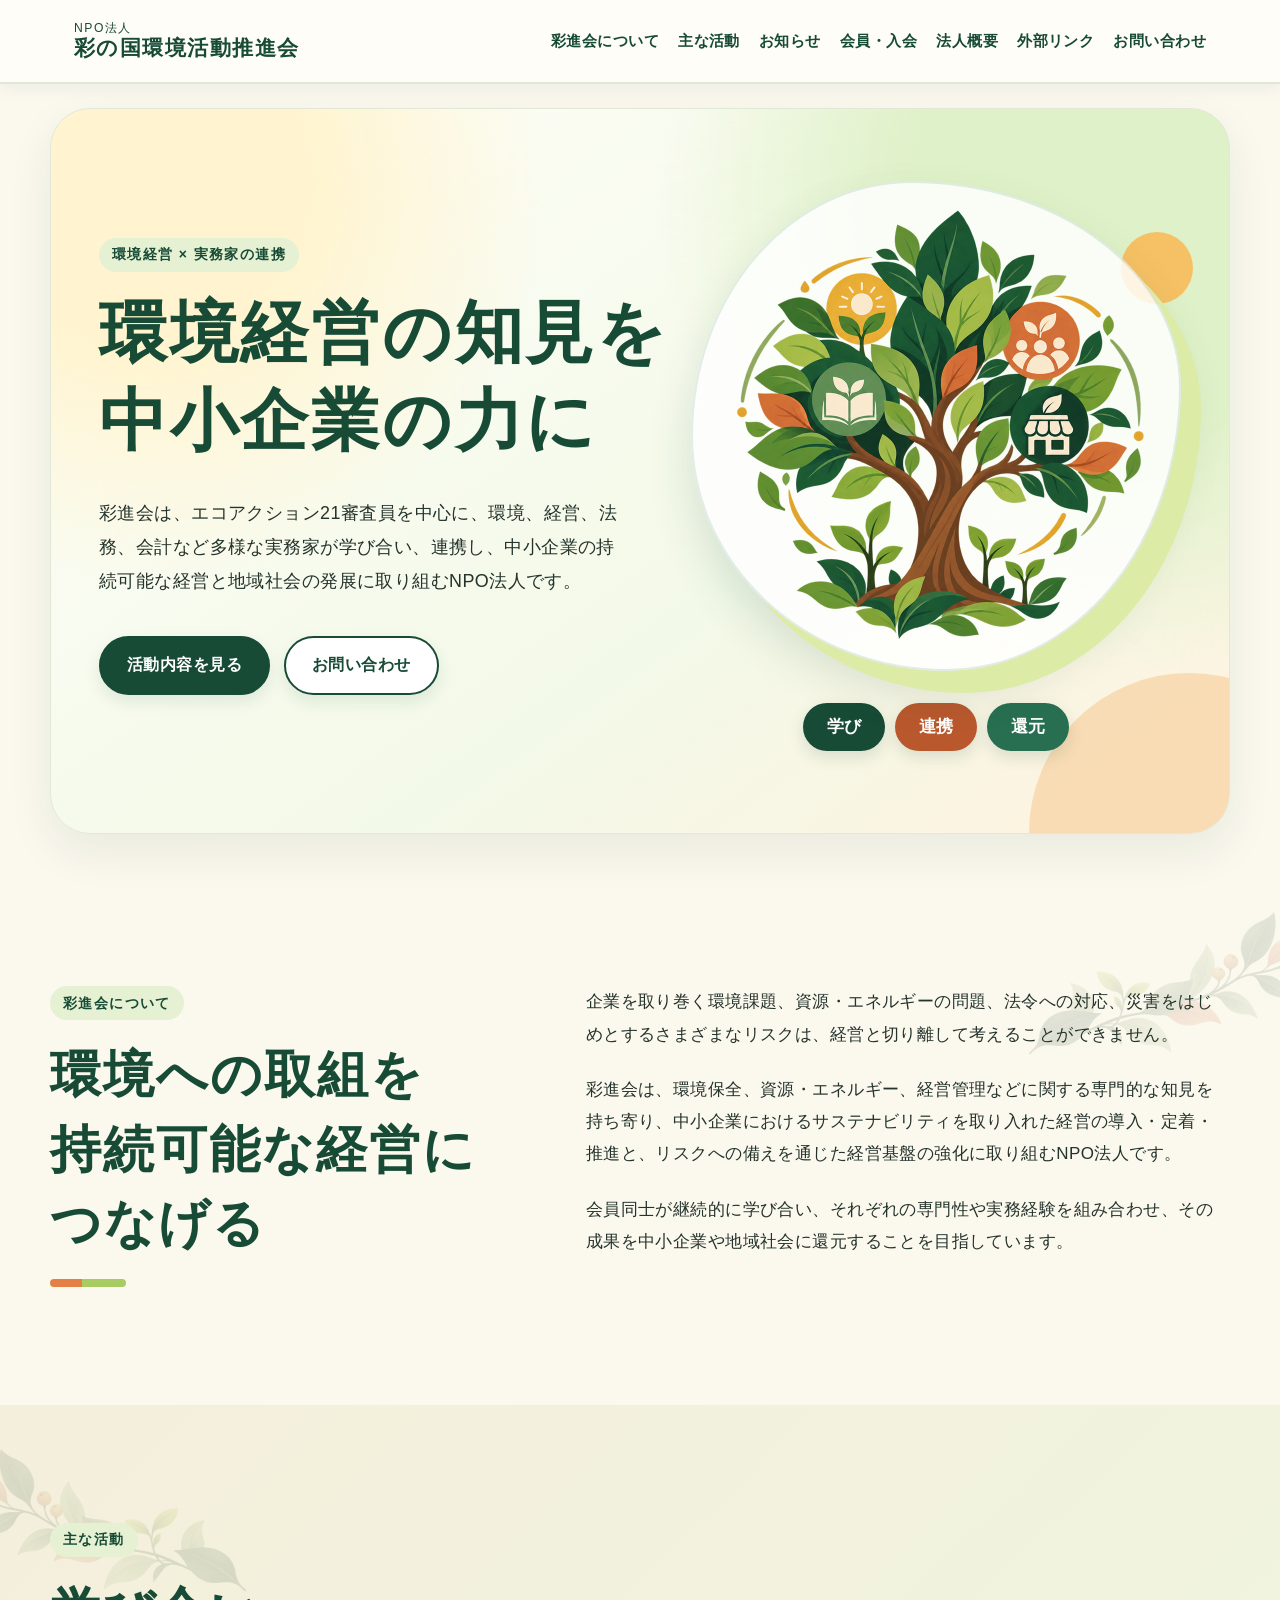
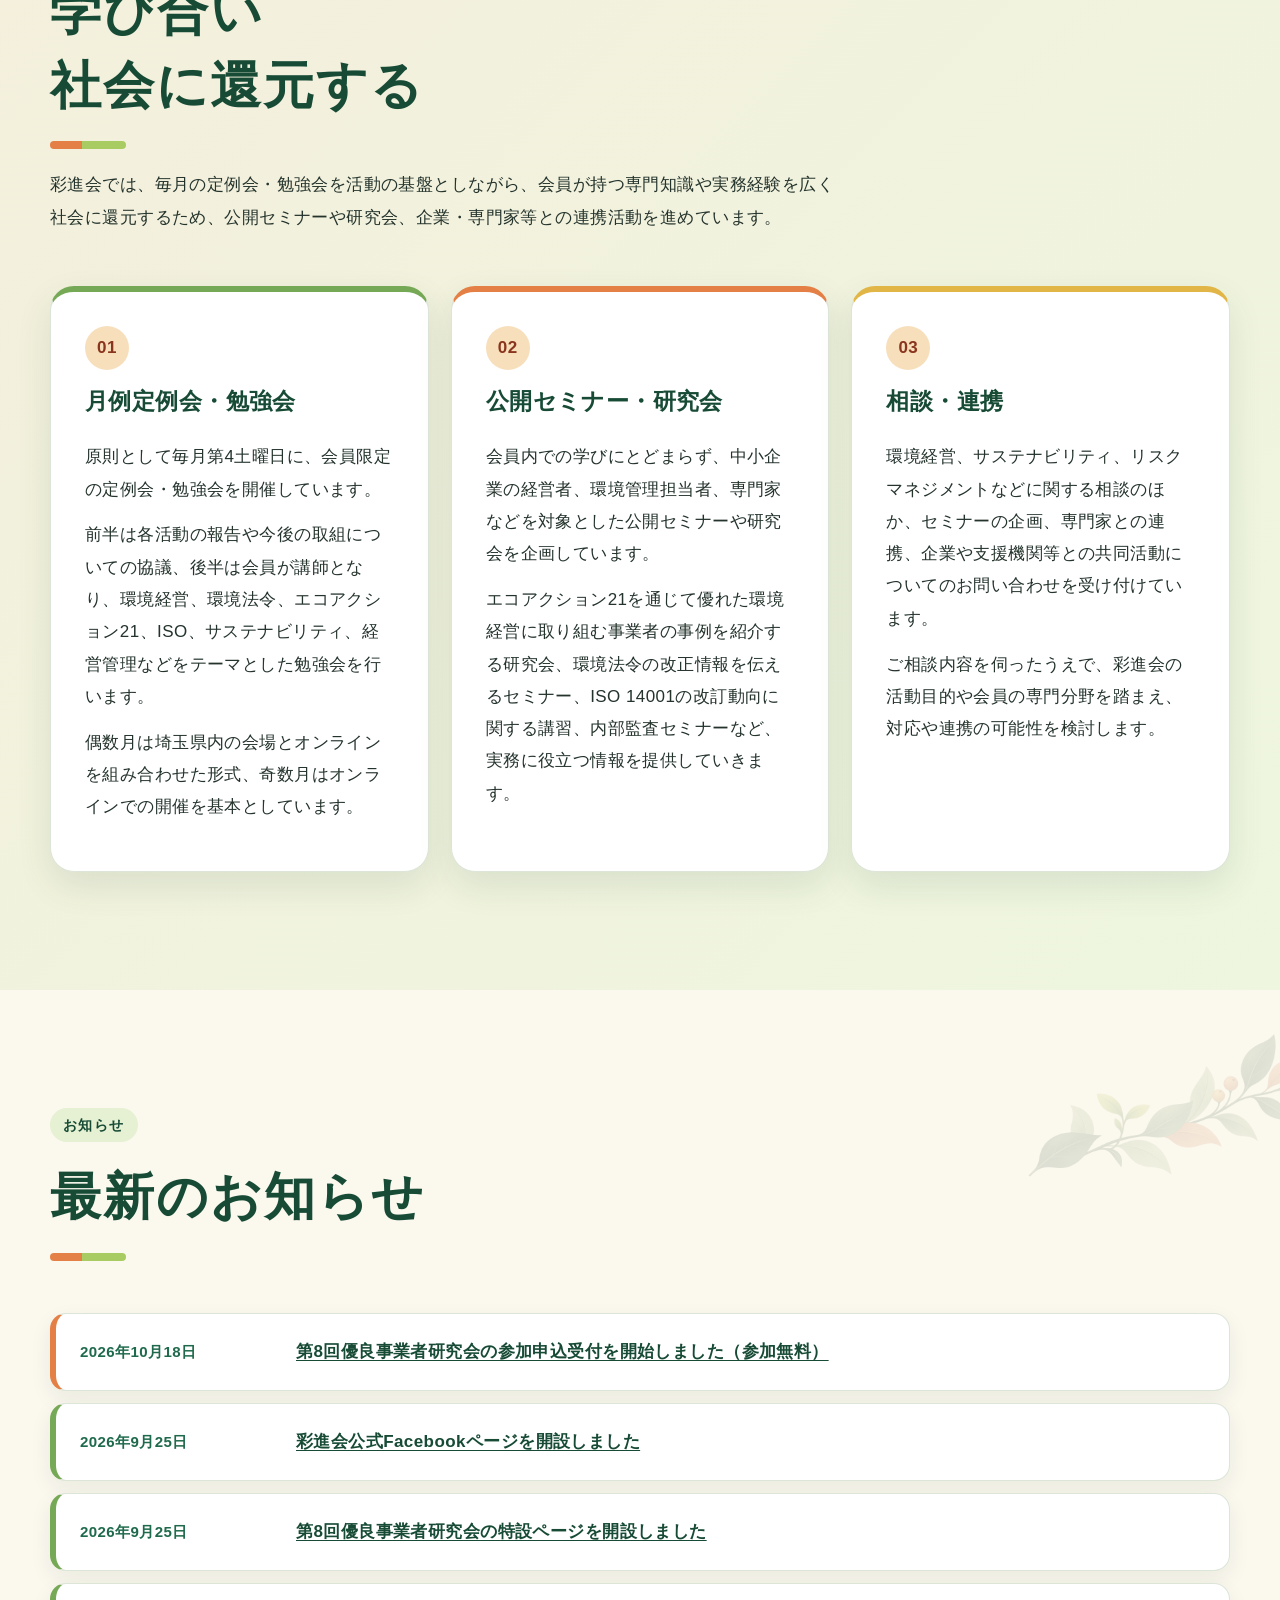
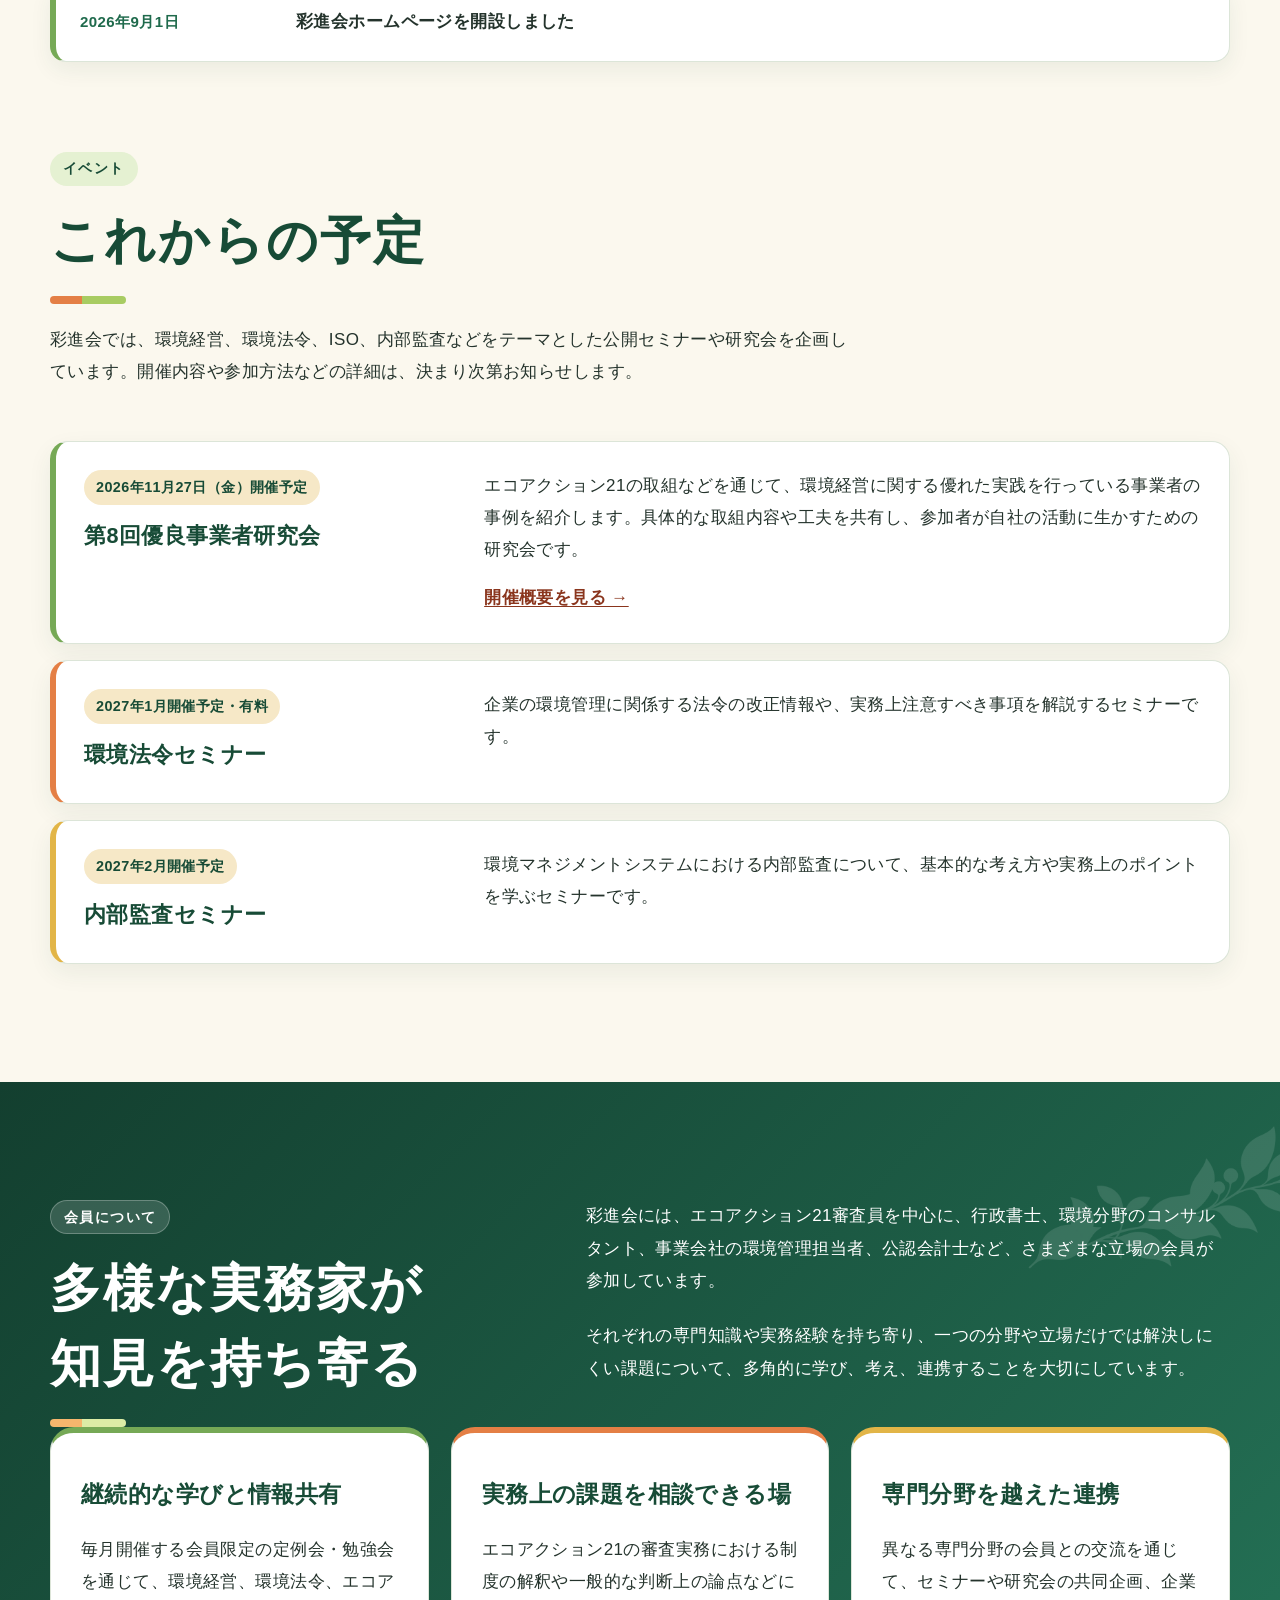
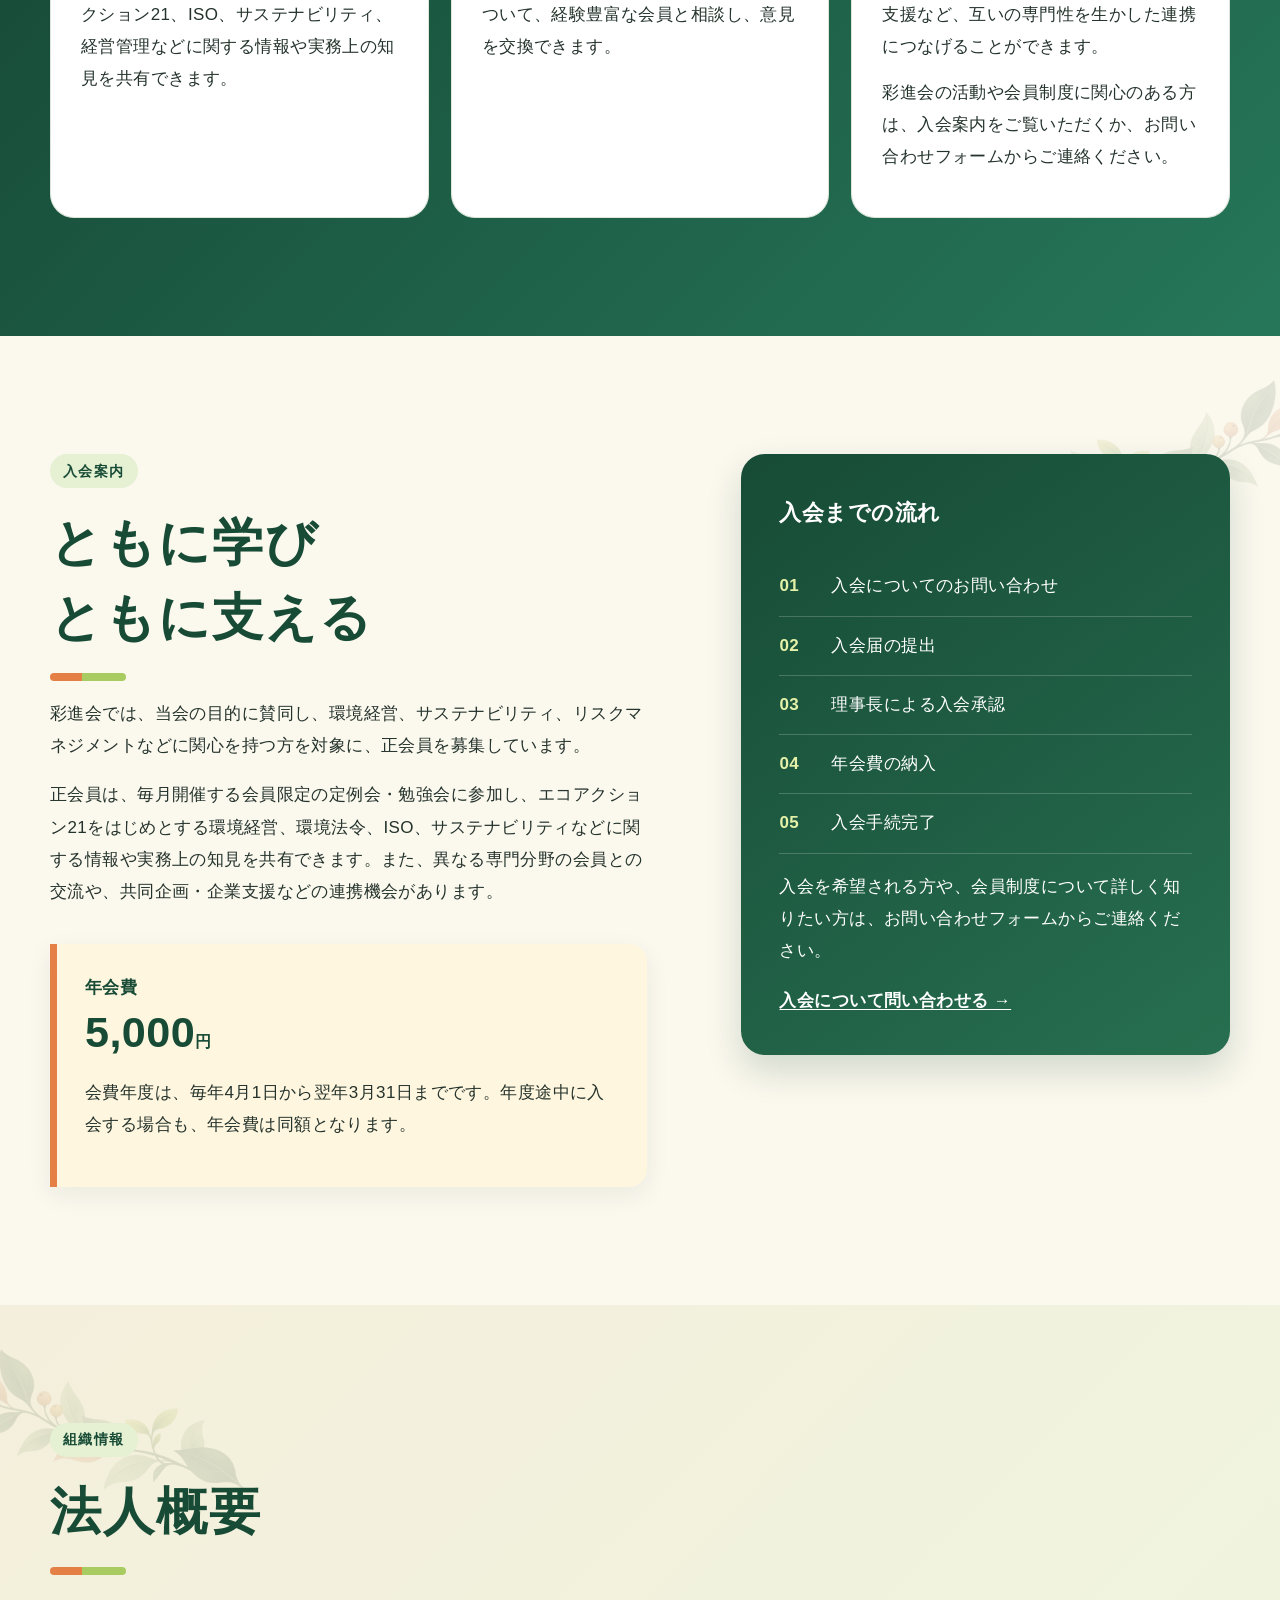
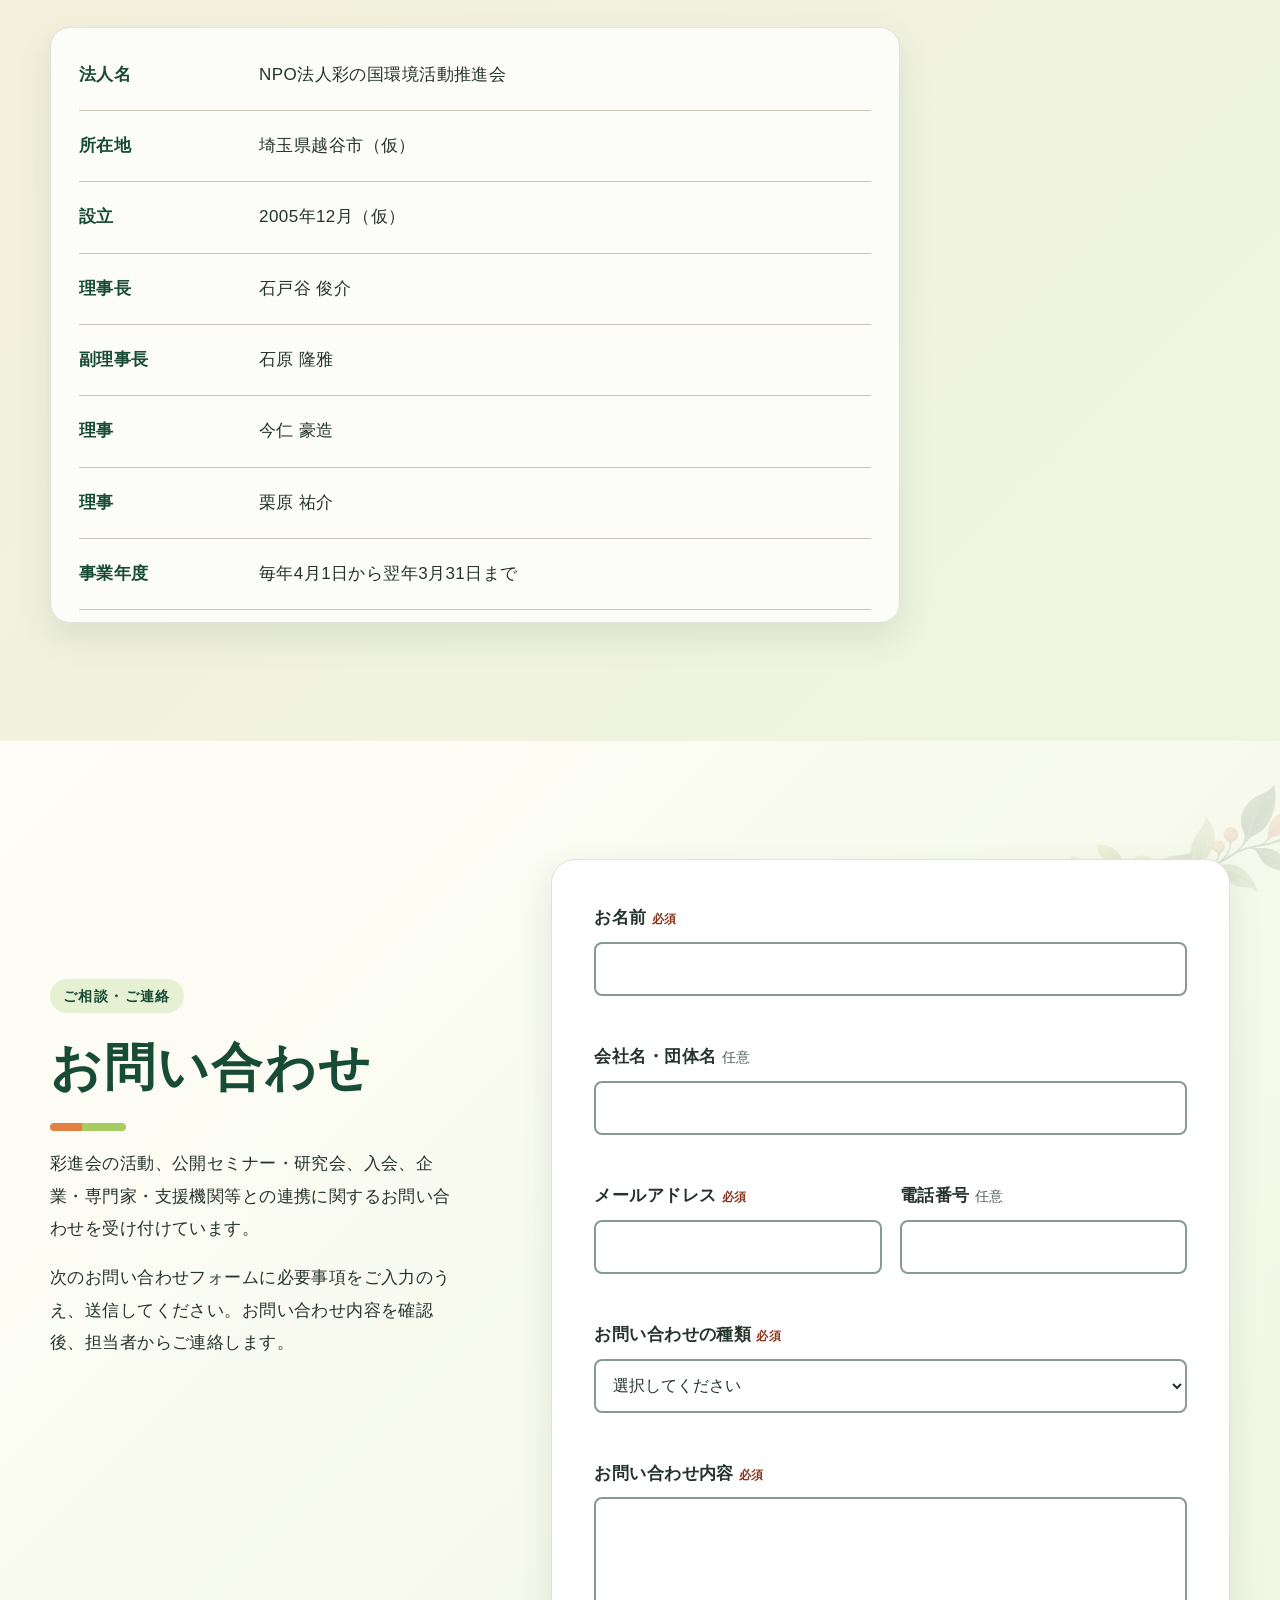
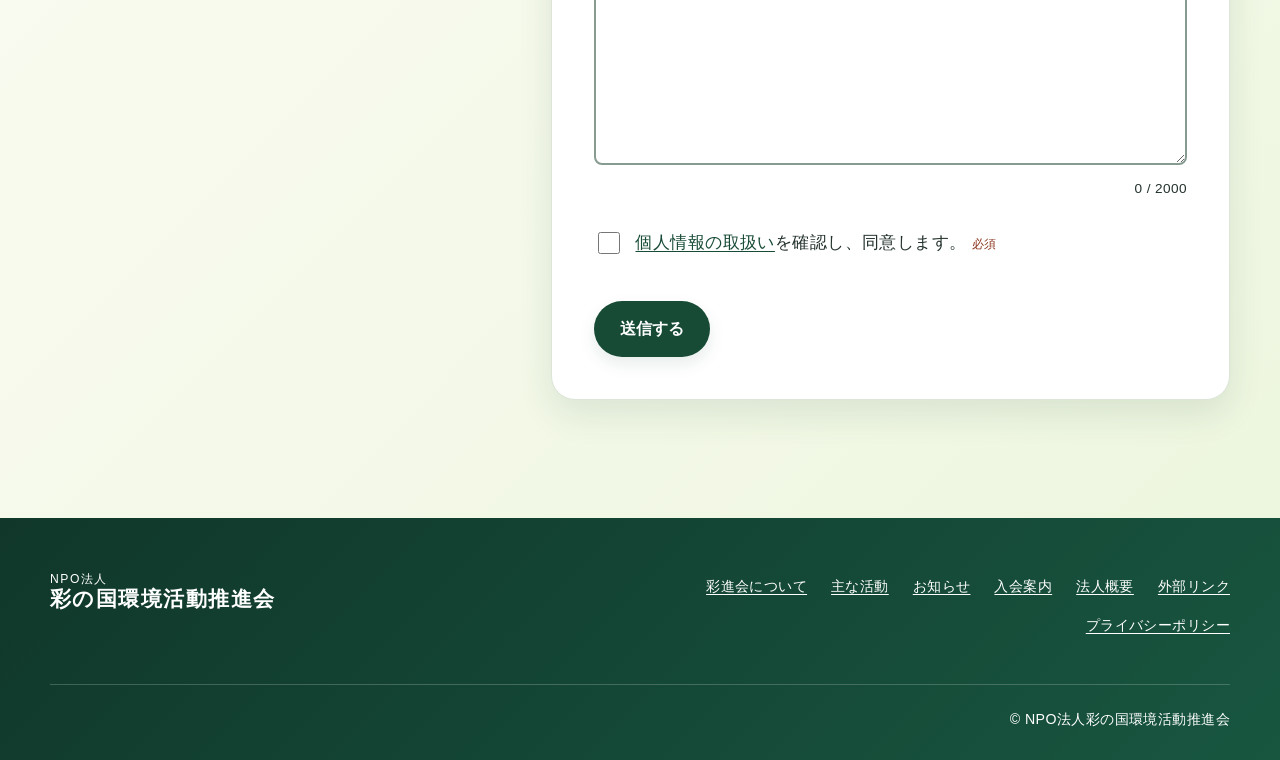
<file: index.html>
<!doctype html>
<html lang="ja">
<head>
  <meta charset="utf-8">
  <meta name="viewport" content="width=device-width,initial-scale=1">
  <title>NPO法人彩の国環境活動推進会｜環境経営の知見を 中小企業の力に</title>
  <meta name="description" content="彩進会は、環境・経営・法務・会計など多様な実務家が学び合い、中小企業の持続可能な経営と地域社会の発展に取り組むNPO法人です。">
  <meta property="og:type" content="website"><meta property="og:locale" content="ja_JP">
  <meta property="og:title" content="NPO法人彩の国環境活動推進会"><meta property="og:description" content="環境経営の知見を 中小企業の力に">
  <link rel="icon" href="data:,">
  <link rel="stylesheet" href="assets/css/style.css">
  <script src="assets/js/form-config.js" defer></script><script src="assets/js/main.js" defer></script>
</head>
<body>
  <a class="skip-link" href="#main">本文へ移動</a>
  <header class="site-header"><div class="header-inner">
    <a class="wordmark" href="#top" aria-label="NPO法人彩の国環境活動推進会 トップへ"><small>NPO法人</small><span>彩の国環境活動推進会</span></a>
    <button class="menu-button" type="button" aria-expanded="false" aria-controls="global-nav"><span>メニュー</span><i aria-hidden="true"></i></button>
    <nav id="global-nav" class="global-nav" aria-label="メインメニュー"><ul>
      <li><a href="#about">彩進会について</a></li><li><a href="#activities">主な活動</a></li><li><a href="#news">お知らせ</a></li>
      <li><a href="#members">会員・入会</a></li><li><a href="#profile">法人概要</a></li><li><a href="links.html">外部リンク</a></li><li><a href="#contact">お問い合わせ</a></li>
    </ul></nav>
  </div></header>
  <main id="main">
    <section id="top" class="hero"><div class="hero-inner"><div class="eyebrow">環境経営 × 実務家の連携</div><h1><span class="hero-title-line">環境経営の知見を</span><span class="hero-title-line">中小企業の力に</span></h1><p>彩進会は、エコアクション21審査員を中心に、環境、経営、法務、会計など多様な実務家が学び合い、連携し、中小企業の持続可能な経営と地域社会の発展に取り組むNPO法人です。</p><div class="actions"><a class="button primary" href="#activities">活動内容を見る</a><a class="button secondary" href="#contact">お問い合わせ</a></div></div><div class="hero-visual" aria-hidden="true"><div class="hero-illustration-panel"><img src="assets/images/hero-tree.png" alt="" width="900" height="900"></div><div class="hero-keywords"><span>学び</span><span>連携</span><span>還元</span></div></div></section>
    <section id="about" class="section"><div class="section-grid"><div><p class="section-label">彩進会について</p><h2>環境への取組を<br>持続可能な経営につなげる</h2></div><div class="prose"><p>企業を取り巻く環境課題、資源・エネルギーの問題、法令への対応、災害をはじめとするさまざまなリスクは、経営と切り離して考えることができません。</p><p>彩進会は、環境保全、資源・エネルギー、経営管理などに関する専門的な知見を持ち寄り、中小企業におけるサステナビリティを取り入れた経営の導入・定着・推進と、リスクへの備えを通じた経営基盤の強化に取り組むNPO法人です。</p><p>会員同士が継続的に学び合い、それぞれの専門性や実務経験を組み合わせ、その成果を中小企業や地域社会に還元することを目指しています。</p></div></div></section>
    <section id="activities" class="section tint"><div class="section-heading"><p class="section-label">主な活動</p><h2>学び合い<br>社会に還元する</h2><p>彩進会では、毎月の定例会・勉強会を活動の基盤としながら、会員が持つ専門知識や実務経験を広く社会に還元するため、公開セミナーや研究会、企業・専門家等との連携活動を進めています。</p></div><div class="cards three">
      <article class="card"><span class="number">01</span><h3>月例定例会・勉強会</h3><p>原則として毎月第4土曜日に、会員限定の定例会・勉強会を開催しています。</p><p>前半は各活動の報告や今後の取組についての協議、後半は会員が講師となり、環境経営、環境法令、エコアクション21、ISO、サステナビリティ、経営管理などをテーマとした勉強会を行います。</p><p>偶数月は埼玉県内の会場とオンラインを組み合わせた形式、奇数月はオンラインでの開催を基本としています。</p></article>
      <article class="card"><span class="number">02</span><h3>公開セミナー・研究会</h3><p>会員内での学びにとどまらず、中小企業の経営者、環境管理担当者、専門家などを対象とした公開セミナーや研究会を企画しています。</p><p>エコアクション21を通じて優れた環境経営に取り組む事業者の事例を紹介する研究会、環境法令の改正情報を伝えるセミナー、ISO 14001の改訂動向に関する講習、内部監査セミナーなど、実務に役立つ情報を提供していきます。</p></article>
      <article class="card"><span class="number">03</span><h3>相談・連携</h3><p>環境経営、サステナビリティ、リスクマネジメントなどに関する相談のほか、セミナーの企画、専門家との連携、企業や支援機関等との共同活動についてのお問い合わせを受け付けています。</p><p>ご相談内容を伺ったうえで、彩進会の活動目的や会員の専門分野を踏まえ、対応や連携の可能性を検討します。</p></article>
    </div></section>
    <section id="news" class="section"><div class="section-heading"><p class="section-label">お知らせ</p><h2>最新のお知らせ</h2></div><div class="news-list">
      <article><time datetime="2026-10-18">2026年10月18日</time><p><a href="event-2026-11.html#application-heading">第8回優良事業者研究会の参加申込受付を開始しました（参加無料）</a></p></article>
      <article><time datetime="2026-09-25">2026年9月25日</time><p><a href="https://www.facebook.com/nposaishinkai" target="_blank" rel="noopener noreferrer">彩進会公式Facebookページを開設しました<span class="visually-hidden">（外部サイト・新しいタブで開きます）</span></a></p></article>
      <article><time datetime="2026-09-25">2026年9月25日</time><p><a href="event-2026-11.html">第8回優良事業者研究会の特設ページを開設しました</a></p></article>
      <article><time datetime="2026-09-01">2026年9月1日</time><p>彩進会ホームページを開設しました</p></article>
    </div><div class="section-heading events-heading"><p class="section-label">イベント</p><h2>これからの予定</h2><p>彩進会では、環境経営、環境法令、ISO、内部監査などをテーマとした公開セミナーや研究会を企画しています。開催内容や参加方法などの詳細は、決まり次第お知らせします。</p></div><div class="event-list">
      <article><div><time datetime="2026-11-27">2026年11月27日（金）開催予定</time><h3>第8回優良事業者研究会</h3></div><div><p>エコアクション21の取組などを通じて、環境経営に関する優れた実践を行っている事業者の事例を紹介します。具体的な取組内容や工夫を共有し、参加者が自社の活動に生かすための研究会です。</p><a class="event-detail-link" href="event-2026-11.html">開催概要を見る →</a></div></article>
      <article><div><time datetime="2027-01">2027年1月開催予定・有料</time><h3>環境法令セミナー</h3></div><p>企業の環境管理に関係する法令の改正情報や、実務上注意すべき事項を解説するセミナーです。</p></article>
      <article><div><time datetime="2027-02">2027年2月開催予定</time><h3>内部監査セミナー</h3></div><p>環境マネジメントシステムにおける内部監査について、基本的な考え方や実務上のポイントを学ぶセミナーです。</p></article>
    </div></section>
    <section id="members" class="section dark"><div class="section-grid"><div><p class="section-label">会員について</p><h2>多様な実務家が<br>知見を持ち寄る</h2></div><div class="prose"><p>彩進会には、エコアクション21審査員を中心に、行政書士、環境分野のコンサルタント、事業会社の環境管理担当者、公認会計士など、さまざまな立場の会員が参加しています。</p><p>それぞれの専門知識や実務経験を持ち寄り、一つの分野や立場だけでは解決しにくい課題について、多角的に学び、考え、連携することを大切にしています。</p></div></div><div class="cards three compact">
      <article class="card"><h3>継続的な学びと情報共有</h3><p>毎月開催する会員限定の定例会・勉強会を通じて、環境経営、環境法令、エコアクション21、ISO、サステナビリティ、経営管理などに関する情報や実務上の知見を共有できます。</p></article>
      <article class="card"><h3>実務上の課題を相談できる場</h3><p>エコアクション21の審査実務における制度の解釈や一般的な判断上の論点などについて、経験豊富な会員と相談し、意見を交換できます。</p></article>
      <article class="card"><h3>専門分野を越えた連携</h3><p>異なる専門分野の会員との交流を通じて、セミナーや研究会の共同企画、企業支援など、互いの専門性を生かした連携につなげることができます。</p><p>彩進会の活動や会員制度に関心のある方は、入会案内をご覧いただくか、お問い合わせフォームからご連絡ください。</p></article>
    </div></section>
    <section id="join" class="section"><div class="join-layout"><div><p class="section-label">入会案内</p><h2>ともに学び<br>ともに支える</h2><p>彩進会では、当会の目的に賛同し、環境経営、サステナビリティ、リスクマネジメントなどに関心を持つ方を対象に、正会員を募集しています。</p><p>正会員は、毎月開催する会員限定の定例会・勉強会に参加し、エコアクション21をはじめとする環境経営、環境法令、ISO、サステナビリティなどに関する情報や実務上の知見を共有できます。また、異なる専門分野の会員との交流や、共同企画・企業支援などの連携機会があります。</p><div class="fee"><span>年会費</span><strong>5,000<small>円</small></strong><p>会費年度は、毎年4月1日から翌年3月31日までです。年度途中に入会する場合も、年会費は同額となります。</p></div></div><div class="flow"><h3>入会までの流れ</h3><ol><li>入会についてのお問い合わせ</li><li>入会届の提出</li><li>理事長による入会承認</li><li>年会費の納入</li><li>入会手続完了</li></ol><p>入会を希望される方や、会員制度について詳しく知りたい方は、お問い合わせフォームからご連絡ください。</p><a class="text-link" href="#contact">入会について問い合わせる →</a></div></div></section>
    <!-- 公開前要確認：所在地と設立年月日は仮情報です。正式情報へ差し替えてください。 -->
    <section id="profile" class="section tint"><div class="section-heading"><p class="section-label">組織情報</p><h2>法人概要</h2></div><dl class="profile-list"><div><dt>法人名</dt><dd>NPO法人彩の国環境活動推進会</dd></div><div><dt>所在地</dt><dd>埼玉県越谷市（仮）</dd></div><div><dt>設立</dt><dd>2005年12月（仮）</dd></div><div><dt>理事長</dt><dd>石戸谷 俊介</dd></div><div><dt>副理事長</dt><dd>石原 隆雅</dd></div><div><dt>理事</dt><dd>今仁 豪造</dd></div><div><dt>理事</dt><dd>栗原 祐介</dd></div><div><dt>事業年度</dt><dd>毎年4月1日から翌年3月31日まで</dd></div></dl></section>
    <section id="contact" class="section contact"><div class="contact-intro"><p class="section-label">ご相談・ご連絡</p><h2>お問い合わせ</h2><p>彩進会の活動、公開セミナー・研究会、入会、企業・専門家・支援機関等との連携に関するお問い合わせを受け付けています。</p><p>次のお問い合わせフォームに必要事項をご入力のうえ、送信してください。お問い合わせ内容を確認後、担当者からご連絡します。</p></div>
      <form id="contact-form" novalidate><div id="form-status" class="form-status" role="status" aria-live="polite"></div>
        <div class="field"><label for="name">お名前 <em>必須</em></label><input id="name" name="name" type="text" required maxlength="80" autocomplete="name"><span class="error" id="name-error"></span></div>
        <div class="field"><label for="organization">会社名・団体名 <small>任意</small></label><input id="organization" name="organization" type="text" maxlength="120" autocomplete="organization"><span class="error" id="organization-error"></span></div>
        <div class="field-row"><div class="field"><label for="email">メールアドレス <em>必須</em></label><input id="email" name="email" type="email" required maxlength="254" autocomplete="email" inputmode="email"><span class="error" id="email-error"></span></div><div class="field"><label for="phone">電話番号 <small>任意</small></label><input id="phone" name="phone" type="tel" maxlength="30" autocomplete="tel" inputmode="tel"><span class="error" id="phone-error"></span></div></div>
        <div class="field"><label for="inquiryType">お問い合わせの種類 <em>必須</em></label><select id="inquiryType" name="inquiryType" required><option value="">選択してください</option><option>環境経営・サステナビリティ等に関する相談</option><option>セミナー・研究会について</option><option>入会について</option><option>協業・連携について</option><option>その他</option></select><span class="error" id="inquiryType-error"></span></div>
        <div class="field"><label for="message">お問い合わせ内容 <em>必須</em></label><textarea id="message" name="message" required minlength="10" maxlength="2000" rows="8"></textarea><div class="field-meta"><span class="error" id="message-error"></span><span id="message-count">0 / 2000</span></div></div>
        <div class="honeypot" aria-hidden="true"><label for="website">ウェブサイト</label><input id="website" name="website" type="text" tabindex="-1" autocomplete="off"></div>
        <div class="consent"><input id="privacy-consent" name="privacyConsent" type="checkbox" value="yes" required><label for="privacy-consent"><a href="privacy.html">個人情報の取扱い</a>を確認し、同意します。 <em>必須</em></label></div><span class="error" id="privacyConsent-error"></span>
        <input id="startedAt" name="startedAt" type="hidden"><button class="button primary submit" type="submit">送信する</button>
      </form>
    </section>
  </main>
  <footer><div class="footer-inner"><div class="wordmark inverse"><small>NPO法人</small><span>彩の国環境活動推進会</span></div><nav aria-label="フッターメニュー"><a href="#about">彩進会について</a><a href="#activities">主な活動</a><a href="#news">お知らせ</a><a href="#join">入会案内</a><a href="#profile">法人概要</a><a href="links.html">外部リンク</a><a href="privacy.html">プライバシーポリシー</a></nav></div><p class="copyright"><small>&copy; NPO法人彩の国環境活動推進会</small></p></footer>
</body></html>
</file>
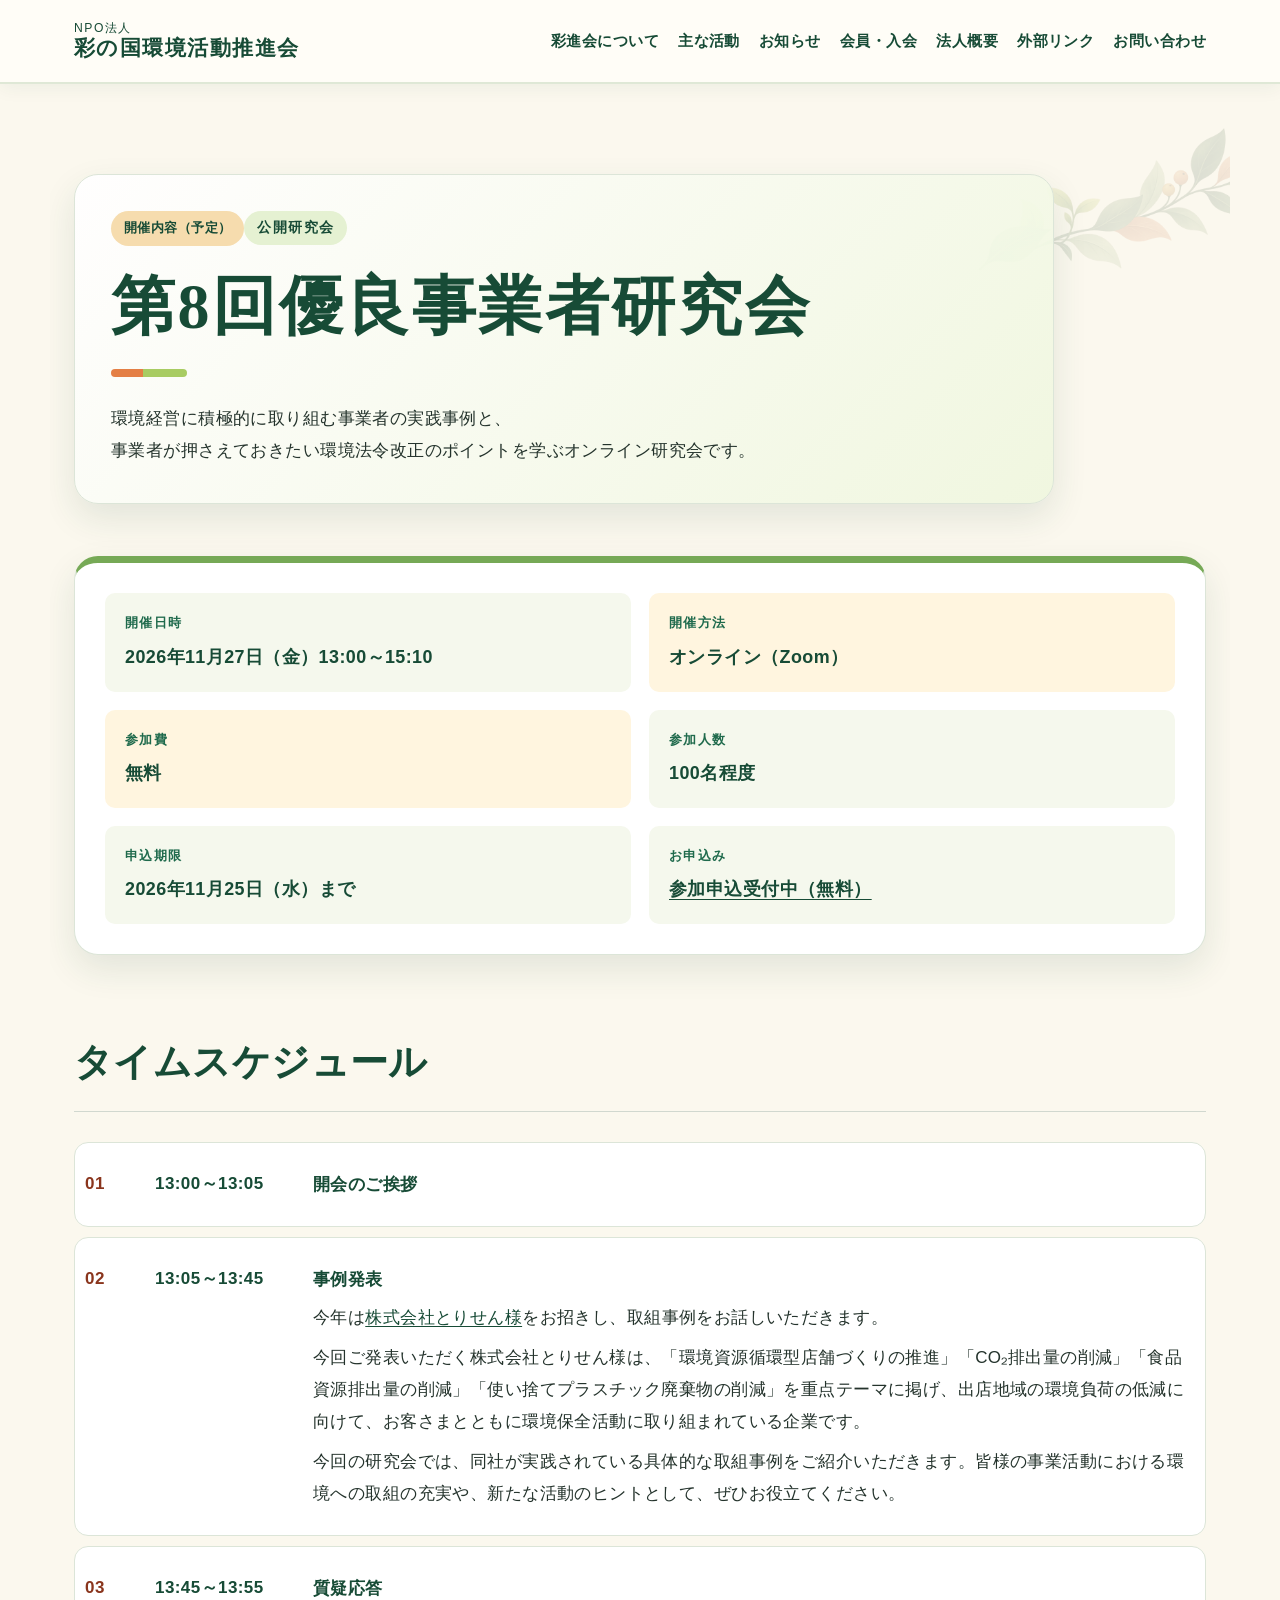
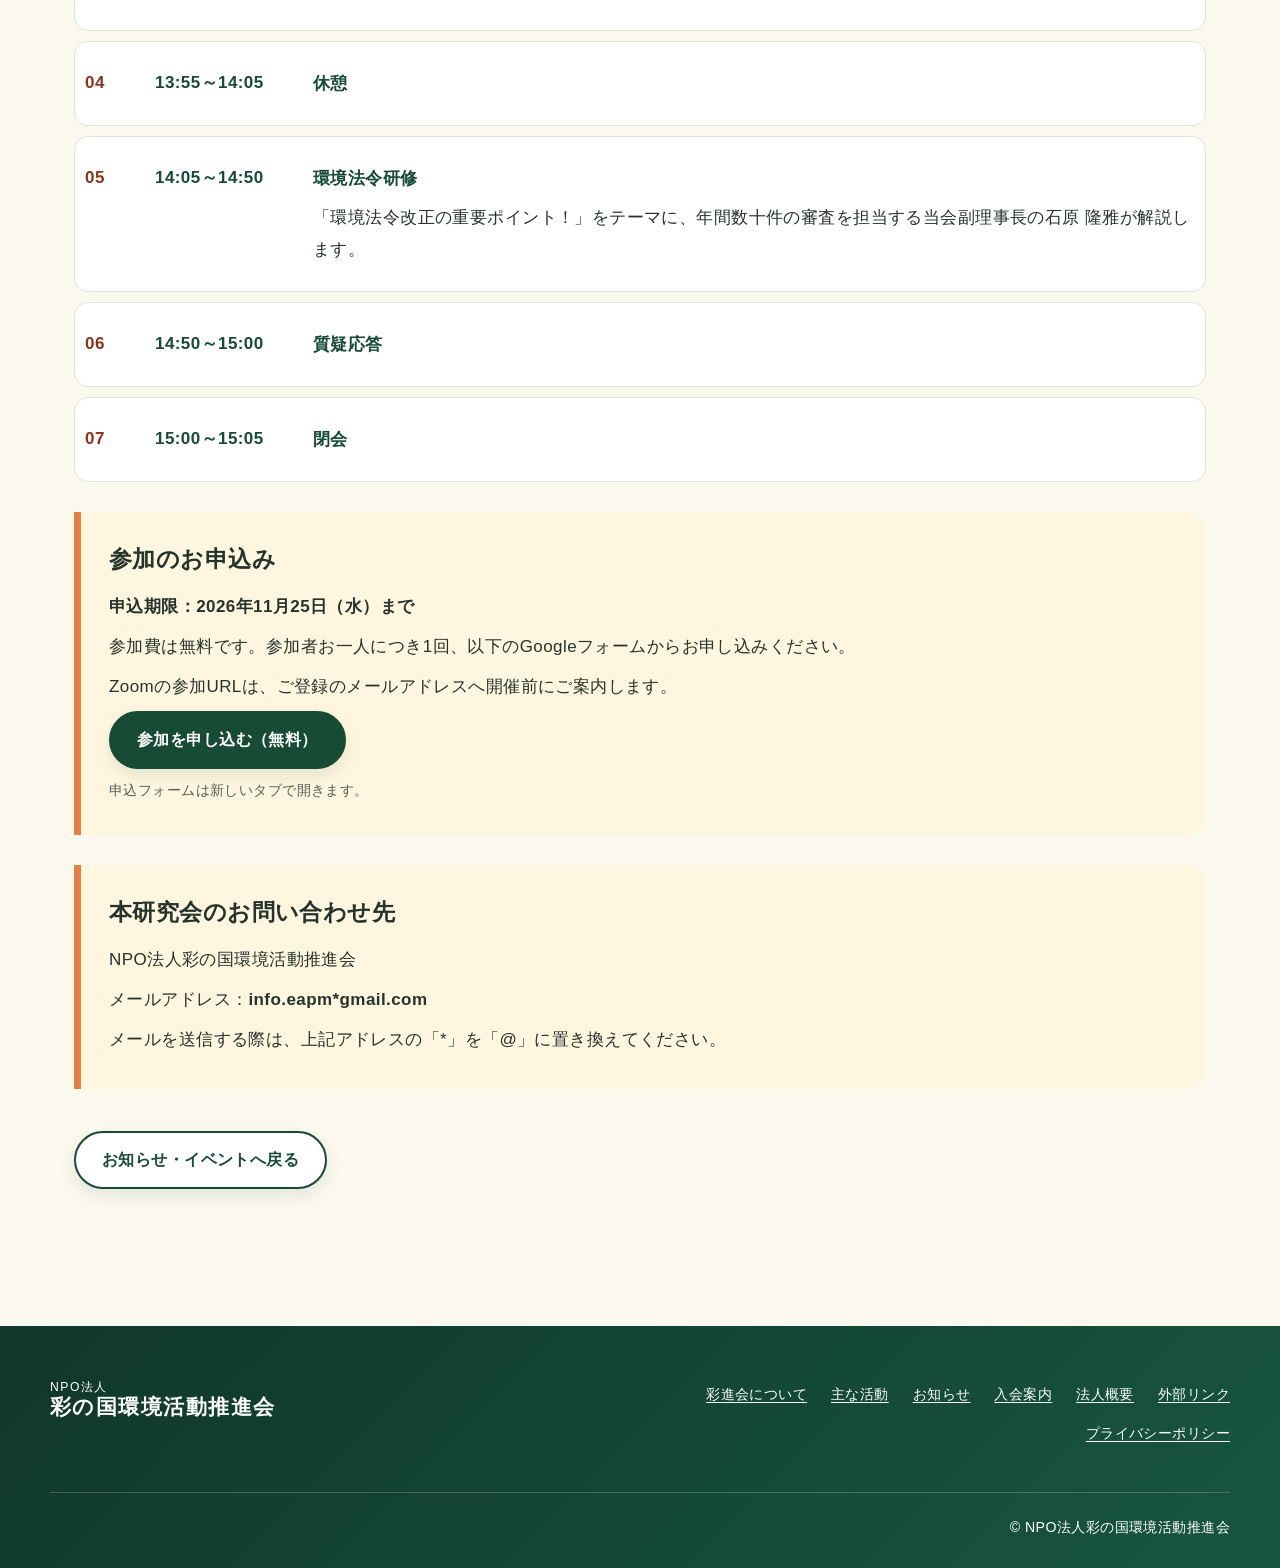
<file: event-2026-11.html>
<!doctype html>
<html lang="ja">
<head>
  <meta charset="utf-8">
  <meta name="viewport" content="width=device-width,initial-scale=1">
  <title>第8回優良事業者研究会｜NPO法人彩の国環境活動推進会</title>
  <meta name="description" content="2026年11月27日にZoomで開催予定の第8回優良事業者研究会のご案内です。">
  <meta property="og:type" content="article"><meta property="og:locale" content="ja_JP">
  <meta property="og:title" content="第8回優良事業者研究会｜NPO法人彩の国環境活動推進会">
  <link rel="icon" href="data:,">
  <link rel="stylesheet" href="assets/css/style.css">
  <script src="assets/js/main.js" defer></script>
</head>
<body>
  <a class="skip-link" href="#main">本文へ移動</a>
  <header class="site-header"><div class="header-inner">
    <a class="wordmark" href="index.html" aria-label="NPO法人彩の国環境活動推進会 トップへ"><small>NPO法人</small><span>彩の国環境活動推進会</span></a>
    <button class="menu-button" type="button" aria-expanded="false" aria-controls="global-nav"><span>メニュー</span><i aria-hidden="true"></i></button>
    <nav id="global-nav" class="global-nav" aria-label="メインメニュー"><ul>
      <li><a href="index.html#about">彩進会について</a></li><li><a href="index.html#activities">主な活動</a></li><li><a href="index.html#news">お知らせ</a></li>
      <li><a href="index.html#members">会員・入会</a></li><li><a href="index.html#profile">法人概要</a></li><li><a href="links.html">外部リンク</a></li><li><a href="index.html#contact">お問い合わせ</a></li>
    </ul></nav>
  </div></header>
  <main id="main" class="event-page">
    <header><p class="event-status">開催内容（予定）</p><p class="section-label">公開研究会</p><h1>第8回優良事業者研究会</h1><p class="event-lead">環境経営に積極的に取り組む事業者の実践事例と、<br>事業者が押さえておきたい環境法令改正のポイントを学ぶオンライン研究会です。</p></header>
    <dl class="event-facts">
      <div><dt>開催日時</dt><dd><time datetime="2026-11-27T13:00:00+09:00">2026年11月27日（金）13:00～15:10</time></dd></div>
      <div><dt>開催方法</dt><dd>オンライン（Zoom）</dd></div>
      <div><dt>参加費</dt><dd>無料</dd></div>
      <div><dt>参加人数</dt><dd>100名程度</dd></div>
      <div><dt>申込期限</dt><dd><time datetime="2026-11-25">2026年11月25日（水）</time>まで</dd></div>
      <div><dt>お申込み</dt><dd><a href="#application-heading">参加申込受付中（無料）</a></dd></div>
    </dl>
    <section class="event-section" aria-labelledby="schedule-heading"><h2 id="schedule-heading">タイムスケジュール</h2>
      <ol class="event-schedule">
        <li><span class="schedule-time">13:00～13:05</span><div class="schedule-content"><strong>開会のご挨拶</strong></div></li>
        <li><span class="schedule-time">13:05～13:45</span><div class="schedule-content"><strong>事例発表</strong><p>今年は<a href="https://www.torisen.co.jp/" target="_blank" rel="noopener noreferrer">株式会社とりせん様<span class="visually-hidden">（外部サイト・新しいタブで開きます）</span></a>をお招きし、取組事例をお話しいただきます。</p><p>今回ご発表いただく株式会社とりせん様は、「環境資源循環型店舗づくりの推進」「CO₂排出量の削減」「食品資源排出量の削減」「使い捨てプラスチック廃棄物の削減」を重点テーマに掲げ、出店地域の環境負荷の低減に向けて、お客さまとともに環境保全活動に取り組まれている企業です。</p><p>今回の研究会では、同社が実践されている具体的な取組事例をご紹介いただきます。皆様の事業活動における環境への取組の充実や、新たな活動のヒントとして、ぜひお役立てください。</p></div></li>
        <li><span class="schedule-time">13:45～13:55</span><div class="schedule-content"><strong>質疑応答</strong></div></li>
        <li><span class="schedule-time">13:55～14:05</span><div class="schedule-content"><strong>休憩</strong></div></li>
        <li><span class="schedule-time">14:05～14:50</span><div class="schedule-content"><strong>環境法令研修</strong><p>「環境法令改正の重要ポイント！」をテーマに、年間数十件の審査を担当する当会副理事長の石原 隆雅が解説します。</p></div></li>
        <li><span class="schedule-time">14:50～15:00</span><div class="schedule-content"><strong>質疑応答</strong></div></li>
        <li><span class="schedule-time">15:00～15:05</span><div class="schedule-content"><strong>閉会</strong></div></li>
      </ol>
    </section>
    <aside class="event-notice" aria-labelledby="application-heading">
      <h2 id="application-heading">参加のお申込み</h2>
      <p><strong>申込期限：<time datetime="2026-11-25">2026年11月25日（水）</time>まで</strong></p>
      <p>参加費は無料です。参加者お一人につき1回、以下のGoogleフォームからお申し込みください。</p>
      <p>Zoomの参加URLは、ご登録のメールアドレスへ開催前にご案内します。</p>
      <p><a class="button primary" href="https://forms.gle/rcYbbFnbFjugcRZS7" target="_blank" rel="noopener noreferrer">参加を申し込む（無料）<span class="visually-hidden">（Googleフォーム・新しいタブで開きます）</span></a></p>
      <p class="external-link-note">申込フォームは新しいタブで開きます。</p>
    </aside>
    <aside class="event-notice" aria-labelledby="event-contact-heading">
      <h2 id="event-contact-heading">本研究会のお問い合わせ先</h2>
      <p>NPO法人彩の国環境活動推進会</p>
      <p>メールアドレス：<strong>info.eapm*gmail.com</strong></p>
      <p>メールを送信する際は、上記アドレスの「*」を「@」に置き換えてください。</p>
    </aside>
    <p class="event-actions"><a class="button secondary" href="index.html#news">お知らせ・イベントへ戻る</a></p>
  </main>
  <footer><div class="footer-inner"><div class="wordmark inverse"><small>NPO法人</small><span>彩の国環境活動推進会</span></div><nav aria-label="フッターメニュー"><a href="index.html#about">彩進会について</a><a href="index.html#activities">主な活動</a><a href="index.html#news">お知らせ</a><a href="index.html#join">入会案内</a><a href="index.html#profile">法人概要</a><a href="links.html">外部リンク</a><a href="privacy.html">プライバシーポリシー</a></nav></div><p class="copyright"><small>&copy; NPO法人彩の国環境活動推進会</small></p></footer>
</body>
</html>
</file>
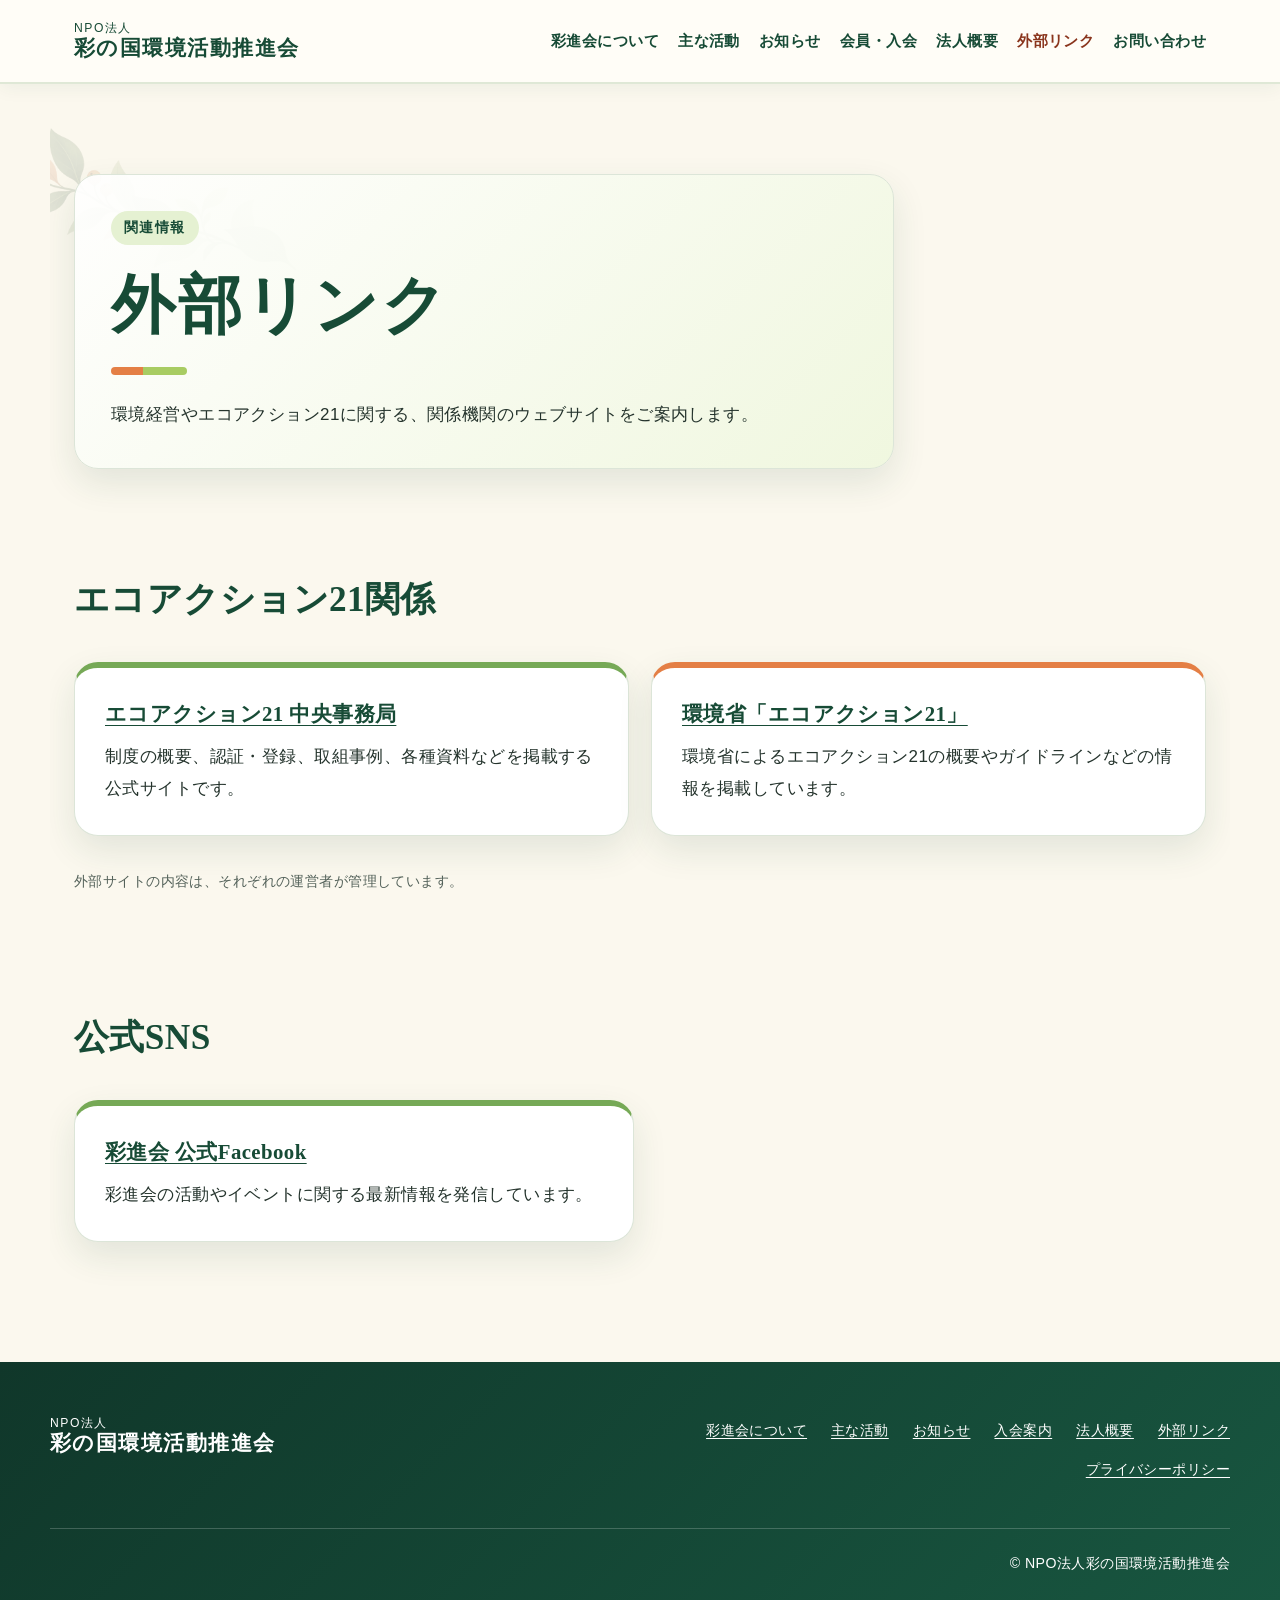
<file: links.html>
<!doctype html>
<html lang="ja">
<head>
  <meta charset="utf-8">
  <meta name="viewport" content="width=device-width,initial-scale=1">
  <title>外部リンク｜NPO法人彩の国環境活動推進会</title>
  <meta name="description" content="環境経営やエコアクション21に関する外部サイトをご案内します。">
  <meta property="og:type" content="website"><meta property="og:locale" content="ja_JP">
  <meta property="og:title" content="外部リンク｜NPO法人彩の国環境活動推進会">
  <link rel="icon" href="data:,">
  <link rel="stylesheet" href="assets/css/style.css">
  <script src="assets/js/main.js" defer></script>
</head>
<body>
  <a class="skip-link" href="#main">本文へ移動</a>
  <header class="site-header"><div class="header-inner">
    <a class="wordmark" href="index.html" aria-label="NPO法人彩の国環境活動推進会 トップへ"><small>NPO法人</small><span>彩の国環境活動推進会</span></a>
    <button class="menu-button" type="button" aria-expanded="false" aria-controls="global-nav"><span>メニュー</span><i aria-hidden="true"></i></button>
    <nav id="global-nav" class="global-nav" aria-label="メインメニュー"><ul>
      <li><a href="index.html#about">彩進会について</a></li><li><a href="index.html#activities">主な活動</a></li><li><a href="index.html#news">お知らせ</a></li>
      <li><a href="index.html#members">会員・入会</a></li><li><a href="index.html#profile">法人概要</a></li><li><a href="links.html" aria-current="page">外部リンク</a></li><li><a href="index.html#contact">お問い合わせ</a></li>
    </ul></nav>
  </div></header>
  <main id="main" class="resource-page">
    <header><p class="section-label">関連情報</p><h1>外部リンク</h1><p>環境経営やエコアクション21に関する、関係機関のウェブサイトをご案内します。</p></header>
    <section class="resource-section" aria-labelledby="ea21-links"><h2 id="ea21-links">エコアクション21関係</h2>
      <ul class="external-link-list">
        <li class="external-link-card"><h3><a href="https://www.ea21.jp/" target="_blank" rel="noopener noreferrer">エコアクション21 中央事務局<span class="visually-hidden">（外部サイト・新しいタブで開きます）</span></a></h3><p>制度の概要、認証・登録、取組事例、各種資料などを掲載する公式サイトです。</p></li>
        <li class="external-link-card"><h3><a href="https://www.env.go.jp/policy/j-hiroba/04-5.html" target="_blank" rel="noopener noreferrer">環境省「エコアクション21」<span class="visually-hidden">（外部サイト・新しいタブで開きます）</span></a></h3><p>環境省によるエコアクション21の概要やガイドラインなどの情報を掲載しています。</p></li>
      </ul>
      <p class="external-link-note">外部サイトの内容は、それぞれの運営者が管理しています。</p>
    </section>
    <section class="resource-section" aria-labelledby="social-links"><h2 id="social-links">公式SNS</h2>
      <ul class="external-link-list single-column">
        <li class="external-link-card"><h3><a href="https://www.facebook.com/nposaishinkai" target="_blank" rel="noopener noreferrer">彩進会 公式Facebook<span class="visually-hidden">（外部サイト・新しいタブで開きます）</span></a></h3><p>彩進会の活動やイベントに関する最新情報を発信しています。</p></li>
      </ul>
    </section>
  </main>
  <footer><div class="footer-inner"><div class="wordmark inverse"><small>NPO法人</small><span>彩の国環境活動推進会</span></div><nav aria-label="フッターメニュー"><a href="index.html#about">彩進会について</a><a href="index.html#activities">主な活動</a><a href="index.html#news">お知らせ</a><a href="index.html#join">入会案内</a><a href="index.html#profile">法人概要</a><a href="links.html" aria-current="page">外部リンク</a><a href="privacy.html">プライバシーポリシー</a></nav></div><p class="copyright"><small>&copy; NPO法人彩の国環境活動推進会</small></p></footer>
</body>
</html>
</file>
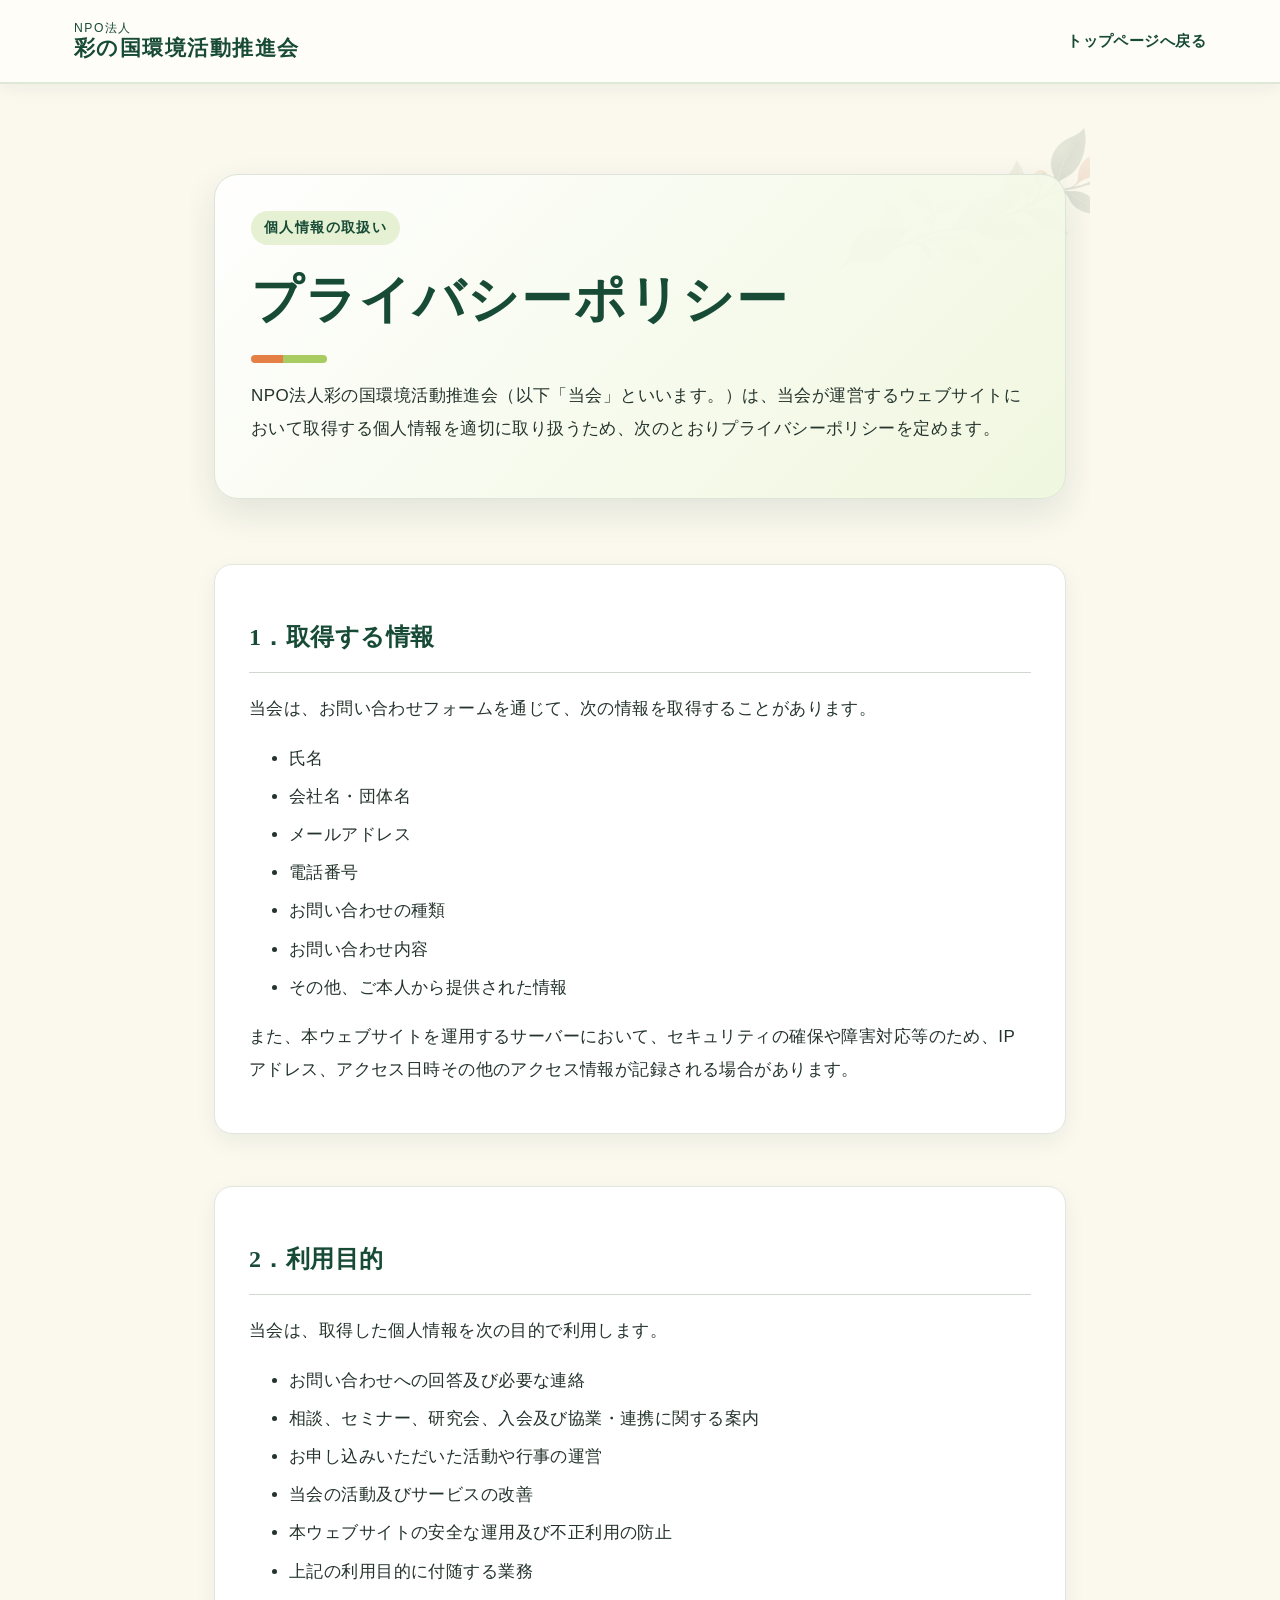
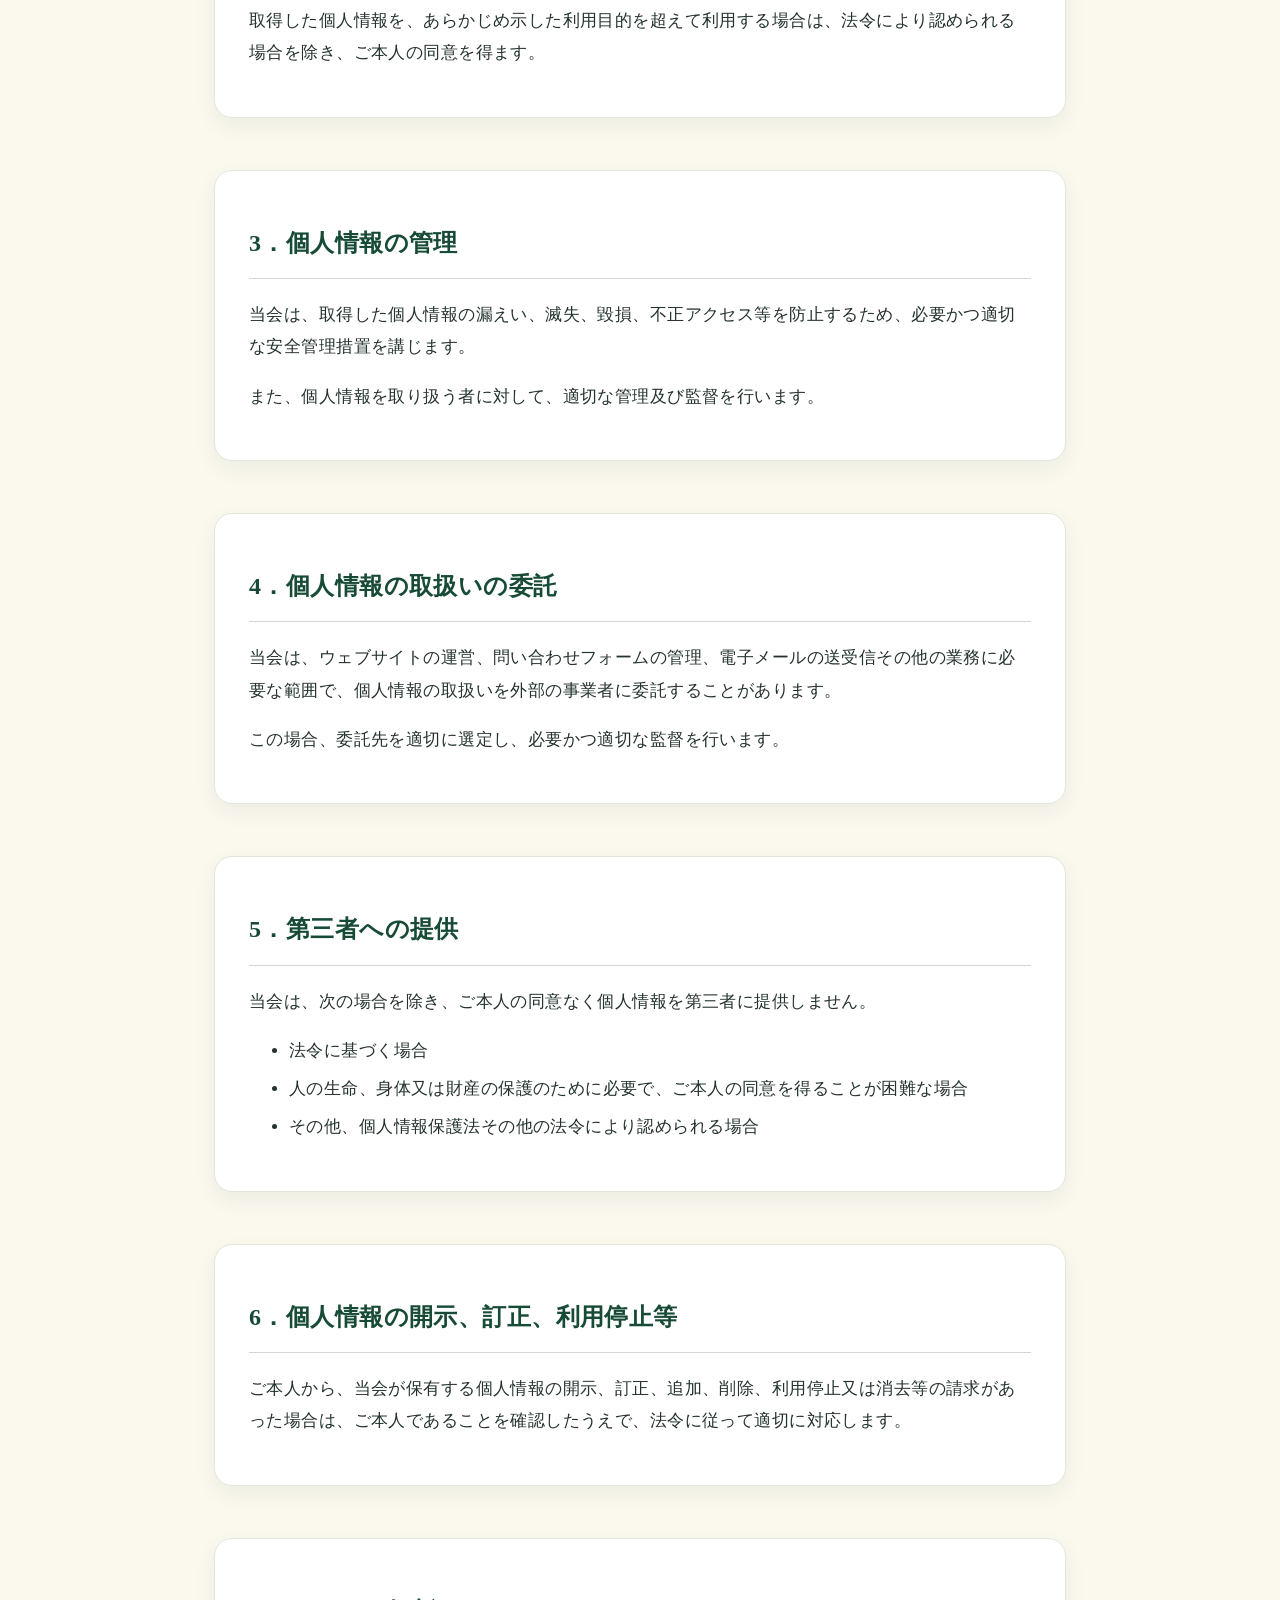
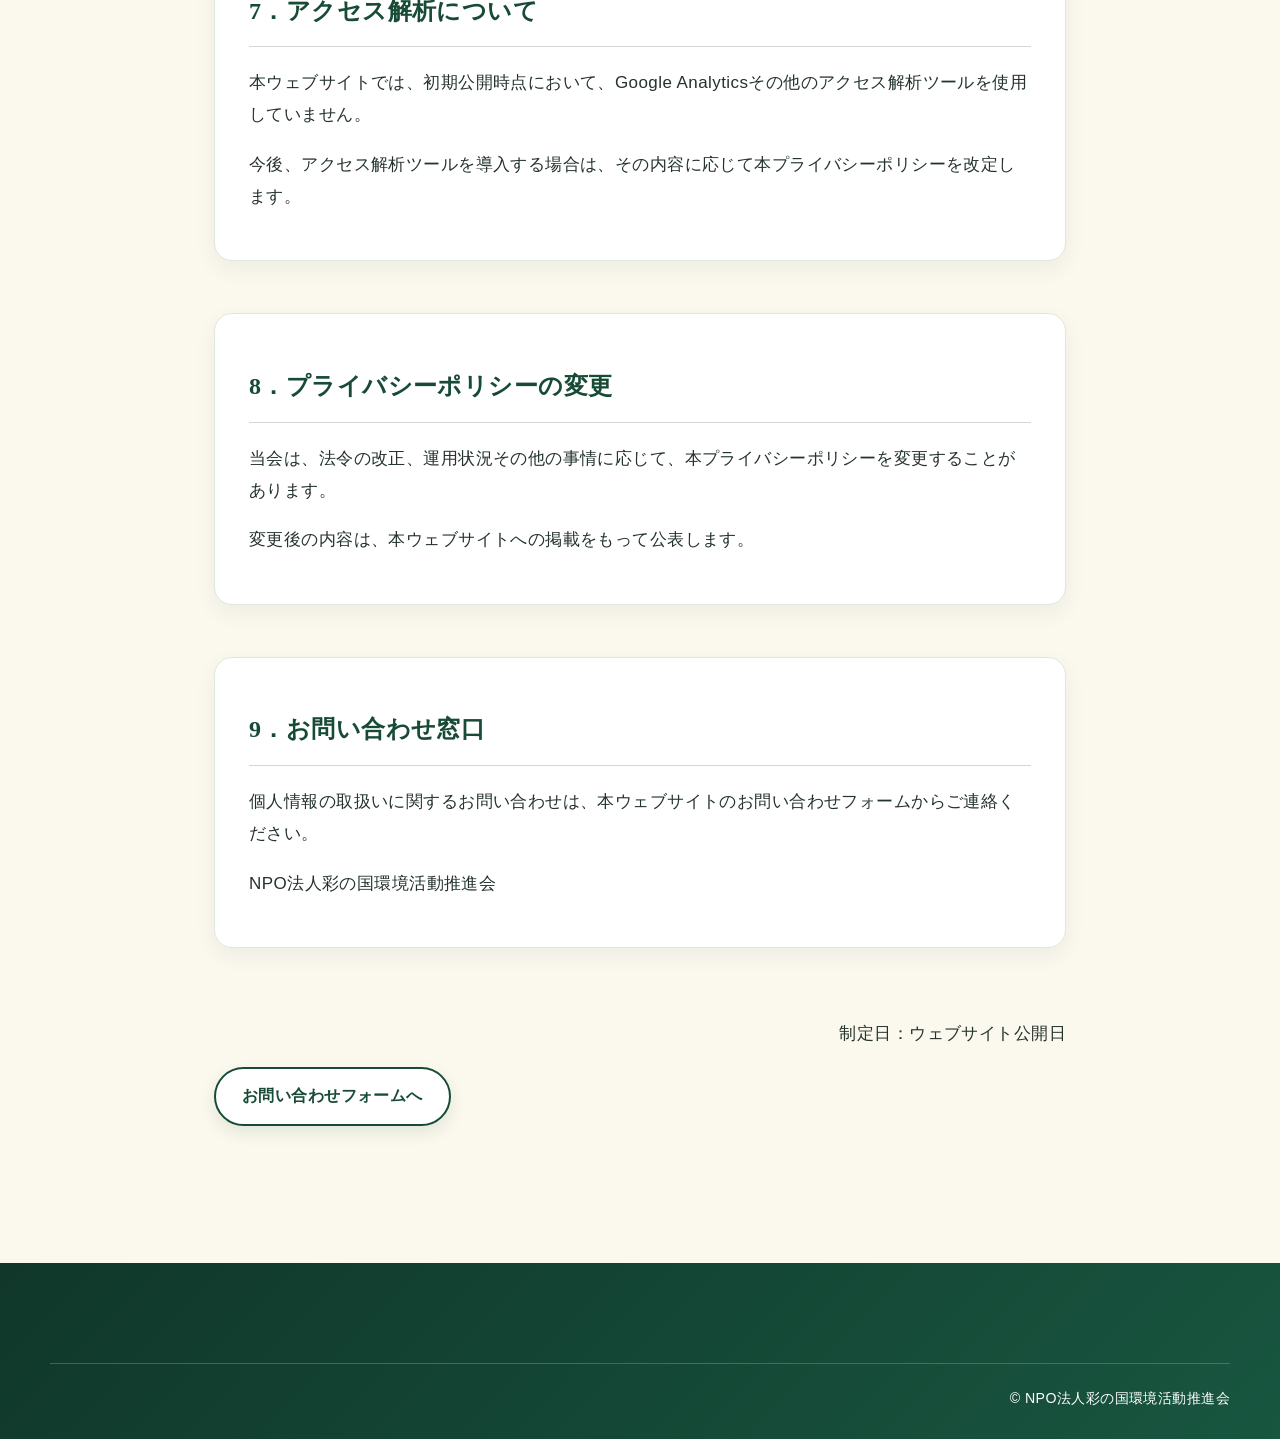
<file: privacy.html>
<!doctype html><html lang="ja"><head><meta charset="utf-8"><meta name="viewport" content="width=device-width,initial-scale=1"><title>プライバシーポリシー｜NPO法人彩の国環境活動推進会</title><meta name="description" content="NPO法人彩の国環境活動推進会のプライバシーポリシーです。"><meta property="og:type" content="article"><meta property="og:locale" content="ja_JP"><meta property="og:title" content="プライバシーポリシー｜NPO法人彩の国環境活動推進会"><link rel="icon" href="data:,"><link rel="stylesheet" href="assets/css/style.css"><script src="assets/js/main.js" defer></script></head><body>
<a class="skip-link" href="#main">本文へ移動</a><header class="site-header"><div class="header-inner"><a class="wordmark" href="index.html" aria-label="NPO法人彩の国環境活動推進会 トップへ"><small>NPO法人</small><span>彩の国環境活動推進会</span></a><a class="back-link" href="index.html">トップページへ戻る</a></div></header>
<main id="main" class="policy"><header><p class="section-label">個人情報の取扱い</p><h1>プライバシーポリシー</h1><p>NPO法人彩の国環境活動推進会（以下「当会」といいます。）は、当会が運営するウェブサイトにおいて取得する個人情報を適切に取り扱うため、次のとおりプライバシーポリシーを定めます。</p></header>
<section><h2>1．取得する情報</h2><p>当会は、お問い合わせフォームを通じて、次の情報を取得することがあります。</p><ul><li>氏名</li><li>会社名・団体名</li><li>メールアドレス</li><li>電話番号</li><li>お問い合わせの種類</li><li>お問い合わせ内容</li><li>その他、ご本人から提供された情報</li></ul><p>また、本ウェブサイトを運用するサーバーにおいて、セキュリティの確保や障害対応等のため、IPアドレス、アクセス日時その他のアクセス情報が記録される場合があります。</p></section>
<section><h2>2．利用目的</h2><p>当会は、取得した個人情報を次の目的で利用します。</p><ul><li>お問い合わせへの回答及び必要な連絡</li><li>相談、セミナー、研究会、入会及び協業・連携に関する案内</li><li>お申し込みいただいた活動や行事の運営</li><li>当会の活動及びサービスの改善</li><li>本ウェブサイトの安全な運用及び不正利用の防止</li><li>上記の利用目的に付随する業務</li></ul><p>取得した個人情報を、あらかじめ示した利用目的を超えて利用する場合は、法令により認められる場合を除き、ご本人の同意を得ます。</p></section>
<section><h2>3．個人情報の管理</h2><p>当会は、取得した個人情報の漏えい、滅失、毀損、不正アクセス等を防止するため、必要かつ適切な安全管理措置を講じます。</p><p>また、個人情報を取り扱う者に対して、適切な管理及び監督を行います。</p></section>
<section><h2>4．個人情報の取扱いの委託</h2><p>当会は、ウェブサイトの運営、問い合わせフォームの管理、電子メールの送受信その他の業務に必要な範囲で、個人情報の取扱いを外部の事業者に委託することがあります。</p><p>この場合、委託先を適切に選定し、必要かつ適切な監督を行います。</p></section>
<section><h2>5．第三者への提供</h2><p>当会は、次の場合を除き、ご本人の同意なく個人情報を第三者に提供しません。</p><ul><li>法令に基づく場合</li><li>人の生命、身体又は財産の保護のために必要で、ご本人の同意を得ることが困難な場合</li><li>その他、個人情報保護法その他の法令により認められる場合</li></ul></section>
<section><h2>6．個人情報の開示、訂正、利用停止等</h2><p>ご本人から、当会が保有する個人情報の開示、訂正、追加、削除、利用停止又は消去等の請求があった場合は、ご本人であることを確認したうえで、法令に従って適切に対応します。</p></section>
<section><h2>7．アクセス解析について</h2><p>本ウェブサイトでは、初期公開時点において、Google Analyticsその他のアクセス解析ツールを使用していません。</p><p>今後、アクセス解析ツールを導入する場合は、その内容に応じて本プライバシーポリシーを改定します。</p></section>
<section><h2>8．プライバシーポリシーの変更</h2><p>当会は、法令の改正、運用状況その他の事情に応じて、本プライバシーポリシーを変更することがあります。</p><p>変更後の内容は、本ウェブサイトへの掲載をもって公表します。</p></section>
<section><h2>9．お問い合わせ窓口</h2><p>個人情報の取扱いに関するお問い合わせは、本ウェブサイトのお問い合わせフォームからご連絡ください。</p><p>NPO法人彩の国環境活動推進会</p></section>
<!-- 公開前要確認：制定日を実際のウェブサイト公開日に差し替えてください。 --><p class="enacted">制定日：ウェブサイト公開日</p><p><a class="button secondary" href="index.html#contact">お問い合わせフォームへ</a></p></main>
<footer><p class="copyright"><small>&copy; NPO法人彩の国環境活動推進会</small></p></footer></body></html>
</file>
<file: assets/css/style.css>
:root{--ivory:#f7f3e9;--paper:#fffdf8;--green:#184f3b;--green-2:#2d6a50;--lime:#c8d99b;--beige:#eadfca;--orange:#c86f3d;--orange-text:#934520;--ink:#28332e;--muted:#647069;--line:#d9d5c8;--white:#fff;--radius:22px;--shadow:0 16px 45px rgba(39,61,49,.1);--max:1180px}
*{box-sizing:border-box}html{scroll-behavior:smooth;scroll-padding-top:90px}body{margin:0;background:var(--ivory);color:var(--ink);font-family:"Yu Gothic","Hiragino Kaku Gothic ProN",Meiryo,sans-serif;line-height:1.85;letter-spacing:.025em}body,button,input,select,textarea{font-size:16px}a{color:var(--green);text-underline-offset:.2em}a:hover{text-decoration-thickness:2px}img{max-width:100%}button,input,select,textarea{font:inherit}button,a,input,select,textarea{outline-offset:4px}:focus-visible{outline:3px solid var(--orange)}.skip-link{position:fixed;left:16px;top:-80px;z-index:999;padding:12px 18px;background:var(--green);color:white;border-radius:8px}.skip-link:focus{top:12px}.site-header{position:sticky;top:0;z-index:100;background:rgba(247,243,233,.94);border-bottom:1px solid rgba(24,79,59,.14);backdrop-filter:blur(12px)}.header-inner{max-width:var(--max);min-height:82px;margin:auto;padding:10px 24px;display:flex;align-items:center;justify-content:space-between;gap:30px}.wordmark{display:flex;flex-direction:column;color:var(--green);text-decoration:none;line-height:1.15;letter-spacing:.09em}.wordmark small{font-size:.7rem}.wordmark span{font-family:YuMincho,"Yu Mincho",serif;font-size:1.7rem;font-weight:700;letter-spacing:.18em}.global-nav ul{display:flex;align-items:center;gap:24px;list-style:none;margin:0;padding:0}.global-nav a,.back-link{font-size:.88rem;font-weight:700;text-decoration:none}.global-nav a:hover,.back-link:hover{color:var(--orange)}.menu-button{display:none;min-width:48px;min-height:48px;border:0;background:transparent;color:var(--green);font-weight:700}.hero{min-height:680px;display:grid;grid-template-columns:minmax(0,1fr) minmax(320px,470px);align-items:center;gap:70px;max-width:var(--max);margin:auto;padding:90px 24px 100px}.hero-inner{max-width:720px}.eyebrow,.section-label{margin:0 0 15px;color:var(--green-2);font-size:.82rem;font-weight:800;letter-spacing:.15em}.hero h1{margin:0;color:var(--green);font-family:YuMincho,"Yu Mincho",serif;font-size:clamp(2.8rem,5.3vw,5.2rem);line-height:1.3;letter-spacing:.04em}.hero p{max-width:700px;margin:30px 0 0;font-size:1.08rem}.actions{display:flex;gap:14px;flex-wrap:wrap;margin-top:38px}.button{display:inline-flex;min-height:52px;padding:12px 26px;border:2px solid var(--green);border-radius:999px;align-items:center;justify-content:center;font-weight:800;text-decoration:none;cursor:pointer}.button.primary{background:var(--green);color:white}.button.primary:hover{background:#0f3d2d}.button.secondary{background:transparent;color:var(--green)}.button.secondary:hover{background:var(--paper)}.hero-shape{aspect-ratio:1;position:relative;border-radius:42% 58% 58% 42%/45% 40% 60% 55%;background:var(--green);box-shadow:25px 25px 0 var(--lime);display:grid;place-items:center;transform:rotate(-4deg)}.hero-shape:before,.hero-shape:after{content:"";position:absolute;border:1px solid rgba(255,255,255,.38);border-radius:50%}.hero-shape:before{inset:14%}.hero-shape:after{inset:31%}.hero-shape span{position:absolute;color:white;font-family:YuMincho,"Yu Mincho",serif;font-size:1.25rem;font-weight:700;transform:rotate(4deg)}.hero-shape span:first-child{top:18%;left:41%}.hero-shape span:nth-child(2){right:16%;bottom:30%}.hero-shape span:last-child{bottom:17%;left:22%}.section{padding:110px max(24px,calc((100% - var(--max))/2))}.section.tint{background:#efe8d9}.section.dark{background:var(--green);color:white}.section-grid{display:grid;grid-template-columns:.8fr 1.2fr;gap:9%;align-items:start}.section h2,.policy h1{margin:0;font-family:YuMincho,"Yu Mincho",serif;color:var(--green);font-size:clamp(2rem,4vw,3.4rem);line-height:1.45;letter-spacing:.04em}.dark h2,.dark .section-label{color:white}.prose p:first-child{margin-top:0}.prose p{margin:0 0 1.35em}.section-heading{max-width:800px;margin-bottom:52px}.section-heading>p:last-child{margin-top:20px}.cards{display:grid;gap:22px}.cards.three{grid-template-columns:repeat(3,1fr)}.card{position:relative;background:var(--paper);padding:34px;border:1px solid rgba(24,79,59,.13);border-radius:var(--radius);box-shadow:var(--shadow)}.card h3{margin:10px 0 18px;color:var(--green);font-family:YuMincho,"Yu Mincho",serif;font-size:1.35rem}.card p{margin:.8em 0}.number{color:var(--orange);font-weight:800}.dark .card{box-shadow:none}.compact .card{padding:30px}.event-list{border-top:1px solid var(--line)}.event-list article{display:grid;grid-template-columns:minmax(220px,.65fr) 1.35fr;gap:55px;padding:32px 10px;border-bottom:1px solid var(--line)}.event-list time{display:inline-block;padding:4px 12px;background:var(--beige);border-radius:99px;color:var(--green);font-size:.82rem;font-weight:800}.event-list h3{margin:10px 0 0;color:var(--green);font-size:1.35rem}.event-list p{margin:0}.join-layout{display:grid;grid-template-columns:1.1fr .9fr;gap:8%;align-items:start}.fee{margin-top:35px;padding:28px;border-left:5px solid var(--orange);background:var(--paper)}.fee>span{display:block;color:var(--green);font-weight:800}.fee strong{display:block;color:var(--green);font-size:2.7rem;line-height:1.3}.fee strong small{font-size:1rem}.flow{padding:38px;background:var(--green);color:white;border-radius:var(--radius)}.flow h3{margin-top:0;font-size:1.4rem}.flow ol{list-style:none;counter-reset:flow;padding:0}.flow li{counter-increment:flow;position:relative;padding:13px 0 13px 52px;border-bottom:1px solid rgba(255,255,255,.2)}.flow li:before{content:counter(flow,decimal-leading-zero);position:absolute;left:0;color:var(--lime);font-weight:800}.text-link{color:white;font-weight:800}.profile-list{max-width:850px;margin:0}.profile-list div{display:grid;grid-template-columns:180px 1fr;padding:19px 0;border-bottom:1px solid #cac4b8}.profile-list dt{color:var(--green);font-weight:800}.profile-list dd{margin:0}.contact{display:grid;grid-template-columns:.75fr 1.25fr;gap:8%;background:var(--paper)}.contact-intro{position:sticky;top:120px;align-self:start}.contact form{padding:42px;background:var(--ivory);border-radius:var(--radius)}.field{margin-bottom:25px}.field-row{display:grid;grid-template-columns:1fr 1fr;gap:18px}.field label{display:block;margin-bottom:7px;font-weight:800}.field em,.consent em{font-style:normal;color:#934520;font-size:.78rem}.field label small{font-weight:400;color:var(--muted)}input,select,textarea{width:100%;min-height:50px;padding:10px 13px;border:1px solid #9ba79f;border-radius:8px;background:white;color:var(--ink)}textarea{resize:vertical}.field-meta{display:flex;justify-content:space-between;gap:10px;font-size:.85rem}.error{display:block;min-height:1.5em;color:#9b331f;font-size:.85rem;font-weight:700}[aria-invalid=true]{border:2px solid #9b331f}.consent{display:flex;gap:12px;align-items:flex-start}.consent input{width:22px;min-height:22px;margin-top:5px;flex:0 0 auto}.honeypot{position:absolute!important;width:1px!important;height:1px!important;overflow:hidden!important;clip:rect(0,0,0,0)!important}.submit{margin-top:22px;border:0}.submit:disabled{opacity:.6;cursor:wait}.form-status{display:none;margin-bottom:22px;padding:14px 16px;border-radius:8px;font-weight:700}.form-status:not(:empty){display:block}.form-status.sending{background:#ece6d9}.form-status.success{background:#dcebdc;color:#17442f}.form-status.error-status{background:#f5ddd6;color:#792d1d}footer{padding:55px 24px 25px;background:#123d2e;color:white}.footer-inner{max-width:var(--max);margin:auto;display:flex;justify-content:space-between;gap:30px}.wordmark.inverse{color:white}.footer-inner nav{display:flex;gap:12px 24px;flex-wrap:wrap;justify-content:flex-end;max-width:650px}.footer-inner nav a{color:white;font-size:.88rem}.copyright{max-width:var(--max);margin:45px auto 0;padding-top:18px;border-top:1px solid rgba(255,255,255,.2);text-align:right}.policy{max-width:900px;margin:auto;padding:90px 24px 120px}.policy>header{margin-bottom:65px}.policy section{margin:52px 0}.policy h2{padding-bottom:12px;border-bottom:1px solid var(--line);color:var(--green);font-family:YuMincho,"Yu Mincho",serif;font-size:1.5rem}.policy li{margin:.35em 0}.enacted{text-align:right;margin-top:70px}.back-link{padding:10px 0}
@media(max-width:900px){.global-nav{display:none;position:absolute;top:82px;left:0;right:0;background:var(--paper);border-bottom:1px solid var(--line);box-shadow:0 10px 20px rgba(0,0,0,.08)}.global-nav.is-open{display:block}.global-nav ul{display:block;padding:12px 24px 22px}.global-nav a{display:block;min-height:48px;padding:12px 0;border-bottom:1px solid var(--line)}.menu-button{display:block}.hero{grid-template-columns:1fr;min-height:auto;gap:60px;padding-top:70px}.hero-shape{width:min(68vw,420px);margin:auto}.section-grid,.join-layout,.contact{grid-template-columns:1fr;gap:50px}.cards.three{grid-template-columns:1fr}.card{padding:30px}.contact-intro{position:static}.contact form{padding:32px}.event-list article{gap:28px}.footer-inner{display:block}.footer-inner nav{justify-content:flex-start;margin-top:30px}}
@media(max-width:600px){html{scroll-padding-top:74px}.header-inner{min-height:72px;padding-inline:18px}.wordmark span{font-size:1.4rem}.global-nav{top:72px}.hero{padding:55px 20px 75px}.hero h1{font-size:clamp(2.35rem,11.5vw,3.4rem)}.hero p{font-size:1rem}.hero-shape{width:78vw;box-shadow:14px 14px 0 var(--lime)}.actions{display:grid}.section{padding:78px 20px}.section h2{font-size:2rem}.event-list article{grid-template-columns:1fr;gap:12px;padding:27px 0}.profile-list div{grid-template-columns:1fr;gap:3px}.contact form{padding:24px 18px}.field-row{grid-template-columns:1fr;gap:0}.footer-inner nav{display:grid;grid-template-columns:1fr 1fr}.copyright{text-align:left}.policy{padding:60px 20px 90px}.back-link{font-size:.8rem}.fee strong{font-size:2.3rem}}
.hero-title-line{display:block;white-space:nowrap}
@media(min-width:901px) and (max-width:1100px){.hero h1{font-size:clamp(2rem,4vw,3rem)}}
@media(max-width:600px){.hero h1{font-size:clamp(1.85rem,9vw,3.4rem)}}
@media(prefers-reduced-motion:reduce){html{scroll-behavior:auto}*,*:before,*:after{animation-duration:.01ms!important;animation-iteration-count:1!important;transition-duration:.01ms!important}}
.dark .card{color:var(--ink)}
.global-nav a:hover,.back-link:hover,.number,.field em,.consent em{color:var(--orange-text)}
.global-nav ul{gap:clamp(12px,1.5vw,24px)}.global-nav a[aria-current=page]{color:var(--orange-text)}
.resource-page{max-width:var(--max);min-height:70vh;margin:auto;padding:90px 24px 120px}.resource-page>header{max-width:820px;margin-bottom:60px}.resource-page h1{margin:0;color:var(--green);font-family:YuMincho,"Yu Mincho",serif;font-size:clamp(2.6rem,5vw,4.6rem);line-height:1.35;letter-spacing:.04em}.resource-page>header>p:last-child{margin:24px 0 0}.resource-section{padding-top:38px;border-top:1px solid var(--line)}.resource-section h2{margin:0 0 28px;color:var(--green);font-family:YuMincho,"Yu Mincho",serif;font-size:clamp(1.6rem,3vw,2.2rem)}.external-link-list{display:grid;grid-template-columns:repeat(2,minmax(0,1fr));gap:22px;margin:0;padding:0;list-style:none}.external-link-card{display:flex;flex-direction:column;padding:30px;background:var(--paper);border:1px solid rgba(24,79,59,.13);border-radius:var(--radius);box-shadow:var(--shadow)}.external-link-card h3{margin:0 0 12px;font-family:YuMincho,"Yu Mincho",serif;font-size:1.3rem;line-height:1.5}.external-link-card h3 a{color:var(--green);text-decoration-thickness:1px}.external-link-card h3 a:hover{color:var(--orange-text);text-decoration-thickness:2px}.external-link-card p{margin:0}.external-link-note{margin:32px 0 0;color:var(--muted);font-size:.88rem}@media(max-width:700px){.resource-page{padding:60px 20px 90px}.external-link-list{grid-template-columns:1fr}.external-link-card{padding:26px 22px}}
.visually-hidden{position:absolute!important;width:1px!important;height:1px!important;padding:0!important;margin:-1px!important;overflow:hidden!important;clip:rect(0,0,0,0)!important;white-space:nowrap!important;border:0!important}
.event-detail-link{display:inline-block;margin-top:16px;color:var(--orange-text);font-weight:800}.event-page{max-width:var(--max);margin:auto;padding:90px 24px 120px}.event-page>header{max-width:980px;margin-bottom:52px}.event-status{display:inline-block;margin:0 0 18px;padding:5px 13px;background:var(--beige);border-radius:999px;color:var(--green);font-size:.82rem;font-weight:800}.event-page h1{margin:0;color:var(--green);font-family:YuMincho,"Yu Mincho",serif;font-size:clamp(2.5rem,5vw,4.7rem);line-height:1.35;letter-spacing:.04em}.event-lead{max-width:820px;margin:25px 0 0;font-size:1.08rem}.event-facts{display:grid;grid-template-columns:repeat(2,minmax(0,1fr));gap:18px;margin:0;padding:30px;background:var(--paper);border:1px solid rgba(24,79,59,.13);border-radius:var(--radius);box-shadow:var(--shadow)}.event-facts div{padding:18px 20px;background:var(--ivory);border-radius:10px}.event-facts dt{margin-bottom:4px;color:var(--green-2);font-size:.8rem;font-weight:800;letter-spacing:.1em}.event-facts dd{margin:0;color:var(--green);font-size:1.12rem;font-weight:800}.event-section{margin-top:72px}.event-section h2{margin:0 0 30px;padding-bottom:12px;border-bottom:1px solid var(--line);color:var(--green);font-family:YuMincho,"Yu Mincho",serif;font-size:clamp(1.7rem,3vw,2.35rem)}.event-schedule{counter-reset:schedule;margin:0;padding:0;list-style:none}.event-schedule li{counter-increment:schedule;display:grid;grid-template-columns:52px 140px 1fr;gap:18px;padding:25px 10px;border-bottom:1px solid var(--line)}.event-schedule li:before{content:counter(schedule,decimal-leading-zero);color:var(--orange-text);font-weight:800}.schedule-time{color:var(--green);font-weight:800;white-space:nowrap}.schedule-content strong{display:block;color:var(--green);font-size:1.08rem}.schedule-content p{margin:7px 0 0}.event-notice{margin-top:30px;padding:25px 28px;border-left:5px solid var(--orange);background:var(--paper)}.event-notice h2{margin:0 0 10px;padding:0;border:0;font-size:1.45rem}.event-notice p{margin:.45em 0}.event-actions{margin-top:42px}@media(max-width:700px){.event-page{padding:60px 20px 90px}.event-facts{grid-template-columns:1fr;padding:20px}.event-schedule li{grid-template-columns:42px 1fr;gap:10px}.schedule-time{grid-column:2}.schedule-content{grid-column:2}.event-notice{padding:22px 20px}}
.news-list{margin:0 0 90px;border-top:1px solid var(--line)}.news-list article{display:grid;grid-template-columns:180px 1fr;gap:36px;padding:22px 10px;border-bottom:1px solid var(--line);align-items:baseline}.news-list time{color:var(--green-2);font-size:.88rem;font-weight:800}.news-list p{margin:0;font-weight:700}.events-heading{margin-bottom:52px}@media(max-width:600px){.news-list{margin-bottom:70px}.news-list article{grid-template-columns:1fr;gap:5px;padding:20px 0}}

/* 明るさと読みやすさを高めた自然モチーフのデザイン */
:root{--ivory:#fbf8ee;--paper:#fff;--green:#174b36;--green-2:#1f6a4c;--lime:#dceca6;--beige:#f5ddad;--orange:#e47f45;--orange-text:#8a351d;--ink:#24332c;--muted:#536159;--line:#d1d8cf;--radius:24px;--shadow:0 14px 35px rgba(23,75,54,.11)}
body{background:var(--ivory);color:var(--ink);font-size:17px;line-height:1.9}
.site-header{background:rgba(255,253,247,.96);border-bottom:2px solid #dfe8d6;box-shadow:0 4px 18px rgba(23,75,54,.06)}
.wordmark small{font-size:.76rem}.global-nav a,.back-link{font-size:.94rem}.global-nav a:hover,.back-link:hover{color:var(--orange-text)}
.eyebrow,.section-label{display:inline-flex;align-items:center;min-height:34px;margin-bottom:18px;padding:5px 13px;border-radius:999px;background:#e5f1d2;color:var(--green);font-size:.87rem;line-height:1.4;letter-spacing:.1em}
.hero{position:relative;isolation:isolate;min-height:700px;grid-template-columns:minmax(0,1fr) minmax(340px,490px);gap:58px;margin-top:24px;margin-bottom:34px;padding:72px 48px 82px;overflow:hidden;border:1px solid #e1e8d8;border-radius:40px;background:radial-gradient(circle at 8% 10%,#fff4cf 0 13%,transparent 32%),radial-gradient(circle at 92% 12%,#dff1c8 0 18%,transparent 38%),linear-gradient(145deg,#fffef9 0%,#f3f9e8 62%,#fff2df 100%);box-shadow:0 18px 45px rgba(23,75,54,.08)}
.hero:before{content:"";position:absolute;z-index:-1;width:320px;height:320px;right:-120px;bottom:-160px;border-radius:50%;background:#f7cf9d;opacity:.65}.hero-inner{position:relative;z-index:1}.hero h1{color:var(--green);text-wrap:balance}.hero p{font-size:1.12rem;font-weight:500}.hero-visual{position:relative;align-self:center}.hero-illustration-panel{position:relative;padding:18px;border:2px solid rgba(31,106,76,.12);border-radius:45% 55% 48% 52%/52% 42% 58% 48%;background:rgba(255,255,255,.82);box-shadow:20px 22px 0 #dceca6,0 22px 45px rgba(23,75,54,.14)}.hero-illustration-panel:after{content:"";position:absolute;width:72px;height:72px;right:-14px;top:10%;border-radius:50%;background:#f6c164;z-index:-1}.hero-illustration-panel img{display:block;width:100%;height:auto}.hero-keywords{display:flex;justify-content:center;gap:10px;flex-wrap:wrap;margin-top:32px}.hero-keywords span{min-width:82px;padding:8px 16px;border-radius:999px;background:var(--green);color:#fff;text-align:center;font-weight:800;box-shadow:0 6px 16px rgba(23,75,54,.14)}.hero-keywords span:nth-child(2){background:#b9582d}.hero-keywords span:nth-child(3){background:#276f50}
.button{min-height:56px;font-size:1rem;box-shadow:0 7px 16px rgba(23,75,54,.1)}.button.primary{background:var(--green)}.button.primary:hover{background:#0f3d2d}.button.secondary{background:#fff}.button.secondary:hover{background:#f3f8e9}
.section,.resource-page,.event-page,.policy{position:relative;isolation:isolate;overflow:hidden}.section>* ,.resource-page>* ,.event-page>* ,.policy>*{position:relative;z-index:1}.section:after,.resource-page:after,.event-page:after,.policy:after{content:"";position:absolute;z-index:0;top:34px;right:-55px;width:310px;height:155px;background:url("../images/leaf-sprig.png") center/contain no-repeat;opacity:.13;pointer-events:none}.section.tint:after,.resource-page:after{right:auto;left:-60px;transform:scaleX(-1)}.section.dark:after{filter:brightness(0) invert(1);opacity:.12}
.section{padding-top:118px;padding-bottom:118px}.section.tint{background:linear-gradient(135deg,#f4efdc 0%,#eef6df 100%)}.section.dark{background:linear-gradient(135deg,#133f2f 0%,#26775a 100%)}.dark h2,.dark .section-label{color:#fff}.dark .section-label{background:rgba(255,255,255,.15);border:1px solid rgba(255,255,255,.26)}
.section h2,.policy h1,.resource-page h1,.event-page h1{color:var(--green)}.section h2:after,.policy h1:after,.resource-page h1:after,.event-page h1:after{content:"";display:block;width:76px;height:8px;margin-top:18px;border-radius:999px;background:linear-gradient(90deg,#e47f45 0 42%,#a8cc62 42% 100%)}.dark h2:after{background:linear-gradient(90deg,#f6b66d 0 42%,#dceca6 42% 100%)}
.section.dark h2{color:#fff}
.card,.external-link-card{border:1px solid #dce5d8;border-top:6px solid #76a956;background:#fff;box-shadow:var(--shadow)}.cards.three .card:nth-child(2),.external-link-card:nth-child(2){border-top-color:#e47f45}.cards.three .card:nth-child(3){border-top-color:#e2b547}.card h3{font-size:1.42rem}.number{display:inline-flex;min-width:44px;min-height:44px;align-items:center;justify-content:center;border-radius:50%;background:#f7dfbc;color:var(--orange-text)}
.news-list{display:grid;gap:12px;border:0}.news-list article{padding:22px 24px;border:1px solid #dce5d8;border-left:6px solid #76a956;border-radius:16px;background:#fff;box-shadow:0 8px 22px rgba(23,75,54,.07)}.news-list article:first-child{border-left-color:#e47f45}.news-list time{font-size:.94rem}.event-list{display:grid;gap:16px;border:0}.event-list article{padding:28px;border:1px solid #dce5d8;border-left:6px solid #76a956;border-radius:18px;background:#fff;box-shadow:0 9px 24px rgba(23,75,54,.07)}.event-list article:nth-child(2){border-left-color:#e47f45}.event-list article:nth-child(3){border-left-color:#e2b547}.event-list time{background:#f6e8c7;font-size:.9rem}
.fee{border-left:7px solid var(--orange);border-radius:0 18px 18px 0;background:#fff6df;box-shadow:0 8px 24px rgba(23,75,54,.07)}.flow{background:linear-gradient(145deg,#174b36,#276f50);box-shadow:0 16px 34px rgba(23,75,54,.18)}.flow li:before{color:#e5f1a8}.profile-list{padding:12px 28px;border:1px solid #dce5d8;border-radius:20px;background:rgba(255,255,255,.8);box-shadow:var(--shadow)}
.contact{background:linear-gradient(135deg,#fffdf8 0%,#edf6df 100%)}.contact form{border:1px solid #dce5d8;background:#fff;box-shadow:var(--shadow)}input,select,textarea{min-height:54px;border:2px solid #879b90;background:#fff;font-size:1rem}input:focus,select:focus,textarea:focus{border-color:var(--green);box-shadow:0 0 0 4px rgba(31,106,76,.12)}
footer{background:linear-gradient(135deg,#10372a,#185640)}
.policy>header,.resource-page>header,.event-page>header{padding:36px;border:1px solid #dce5d8;border-radius:24px;background:linear-gradient(135deg,rgba(255,255,255,.92),rgba(239,247,222,.92));box-shadow:var(--shadow)}.policy section{padding:30px 34px;border:1px solid #e0e7dc;border-radius:18px;background:#fff;box-shadow:0 8px 22px rgba(23,75,54,.06)}.resource-section{border-top:0}.event-facts{border:1px solid #dce5d8;border-top:7px solid #76a956}.event-facts div{background:#f5f8ed}.event-facts div:nth-child(2),.event-facts div:nth-child(3){background:#fff5df}.event-status{background:#f6dcae;color:var(--green)}.event-schedule li{margin-bottom:10px;border:1px solid #dce5d8;border-radius:14px;background:#fff}.event-notice{border-left:7px solid var(--orange);border-radius:0 18px 18px 0;background:#fff6df}
@media(max-width:900px){body{font-size:16px}.hero{grid-template-columns:1fr;gap:44px;margin:16px 18px 28px;padding:60px 42px 72px}.hero-visual{width:min(72vw,460px);margin:auto}.section{padding-top:92px;padding-bottom:92px}.section:after,.resource-page:after,.event-page:after,.policy:after{width:230px;height:115px;opacity:.1}.policy>header,.resource-page>header,.event-page>header{padding:30px}}
@media(max-width:600px){.hero{margin:0;border-radius:0 0 30px 30px;padding:48px 20px 64px}.hero p{font-size:1.02rem}.hero-visual{width:min(84vw,390px)}.hero-illustration-panel{padding:10px;box-shadow:12px 14px 0 #dceca6,0 18px 32px rgba(23,75,54,.13)}.hero-keywords{margin-top:25px}.hero-keywords span{min-width:74px;padding:7px 13px}.section{padding-top:82px;padding-bottom:82px}.section:after,.resource-page:after,.event-page:after,.policy:after{right:-65px;left:auto;width:190px;height:95px;opacity:.08}.section.tint:after{right:auto;left:-65px}.news-list article{padding:20px}.event-list article{padding:22px 20px}.profile-list{padding:8px 20px}.policy>header,.resource-page>header,.event-page>header{padding:24px 20px}.policy section{padding:24px 20px}}
.resource-section+.resource-section{margin-top:72px}.external-link-list.single-column{grid-template-columns:minmax(0,560px)}
.wordmark{min-width:0}.wordmark span{white-space:nowrap;font-size:1.3rem;letter-spacing:.07em}
@media(max-width:1080px) and (min-width:901px){.global-nav{display:none;position:absolute;top:82px;left:0;right:0;background:var(--paper);border-bottom:1px solid var(--line);box-shadow:0 10px 20px rgba(0,0,0,.08)}.global-nav.is-open{display:block}.global-nav ul{display:block;padding:12px 24px 22px}.global-nav a{display:block;min-height:48px;padding:12px 0;border-bottom:1px solid var(--line)}.menu-button{display:block}}
@media(max-width:600px){.wordmark small{font-size:.62rem}.wordmark span{font-size:1.05rem;letter-spacing:.04em}}
</file>
